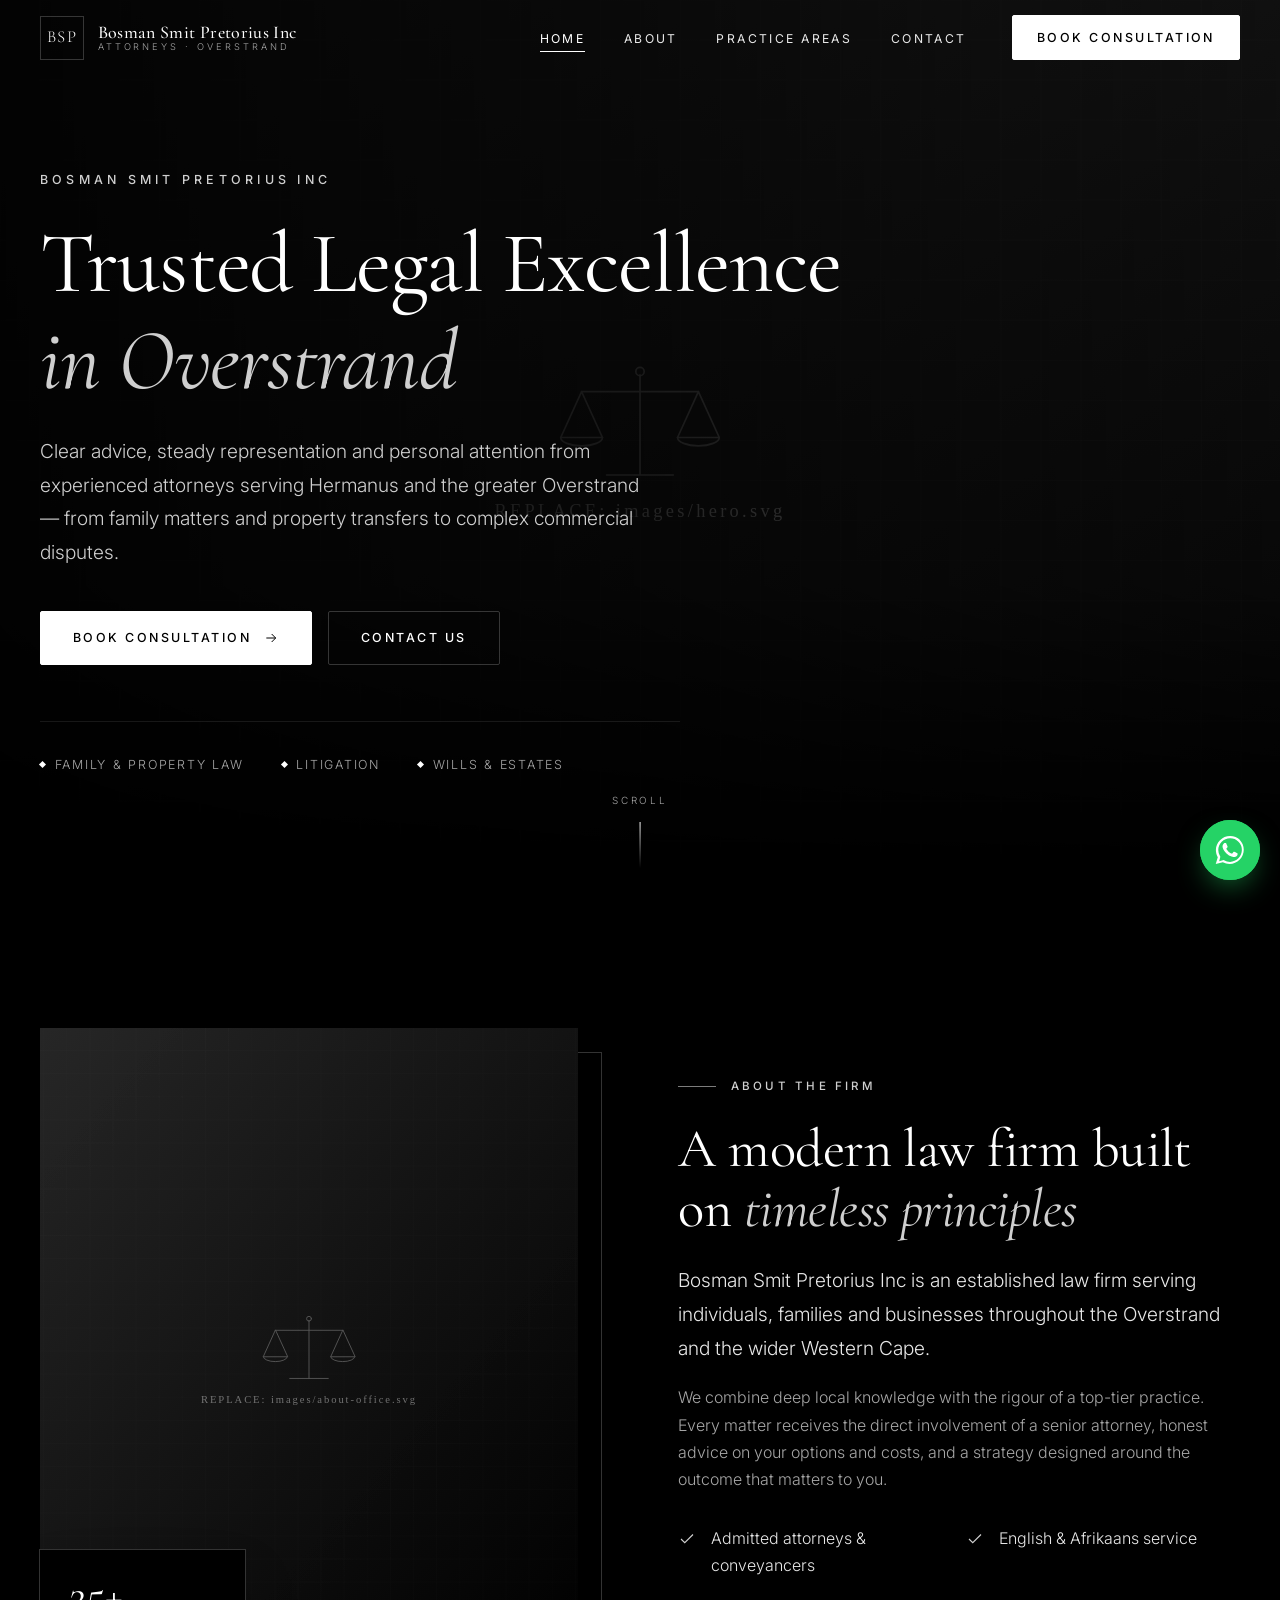
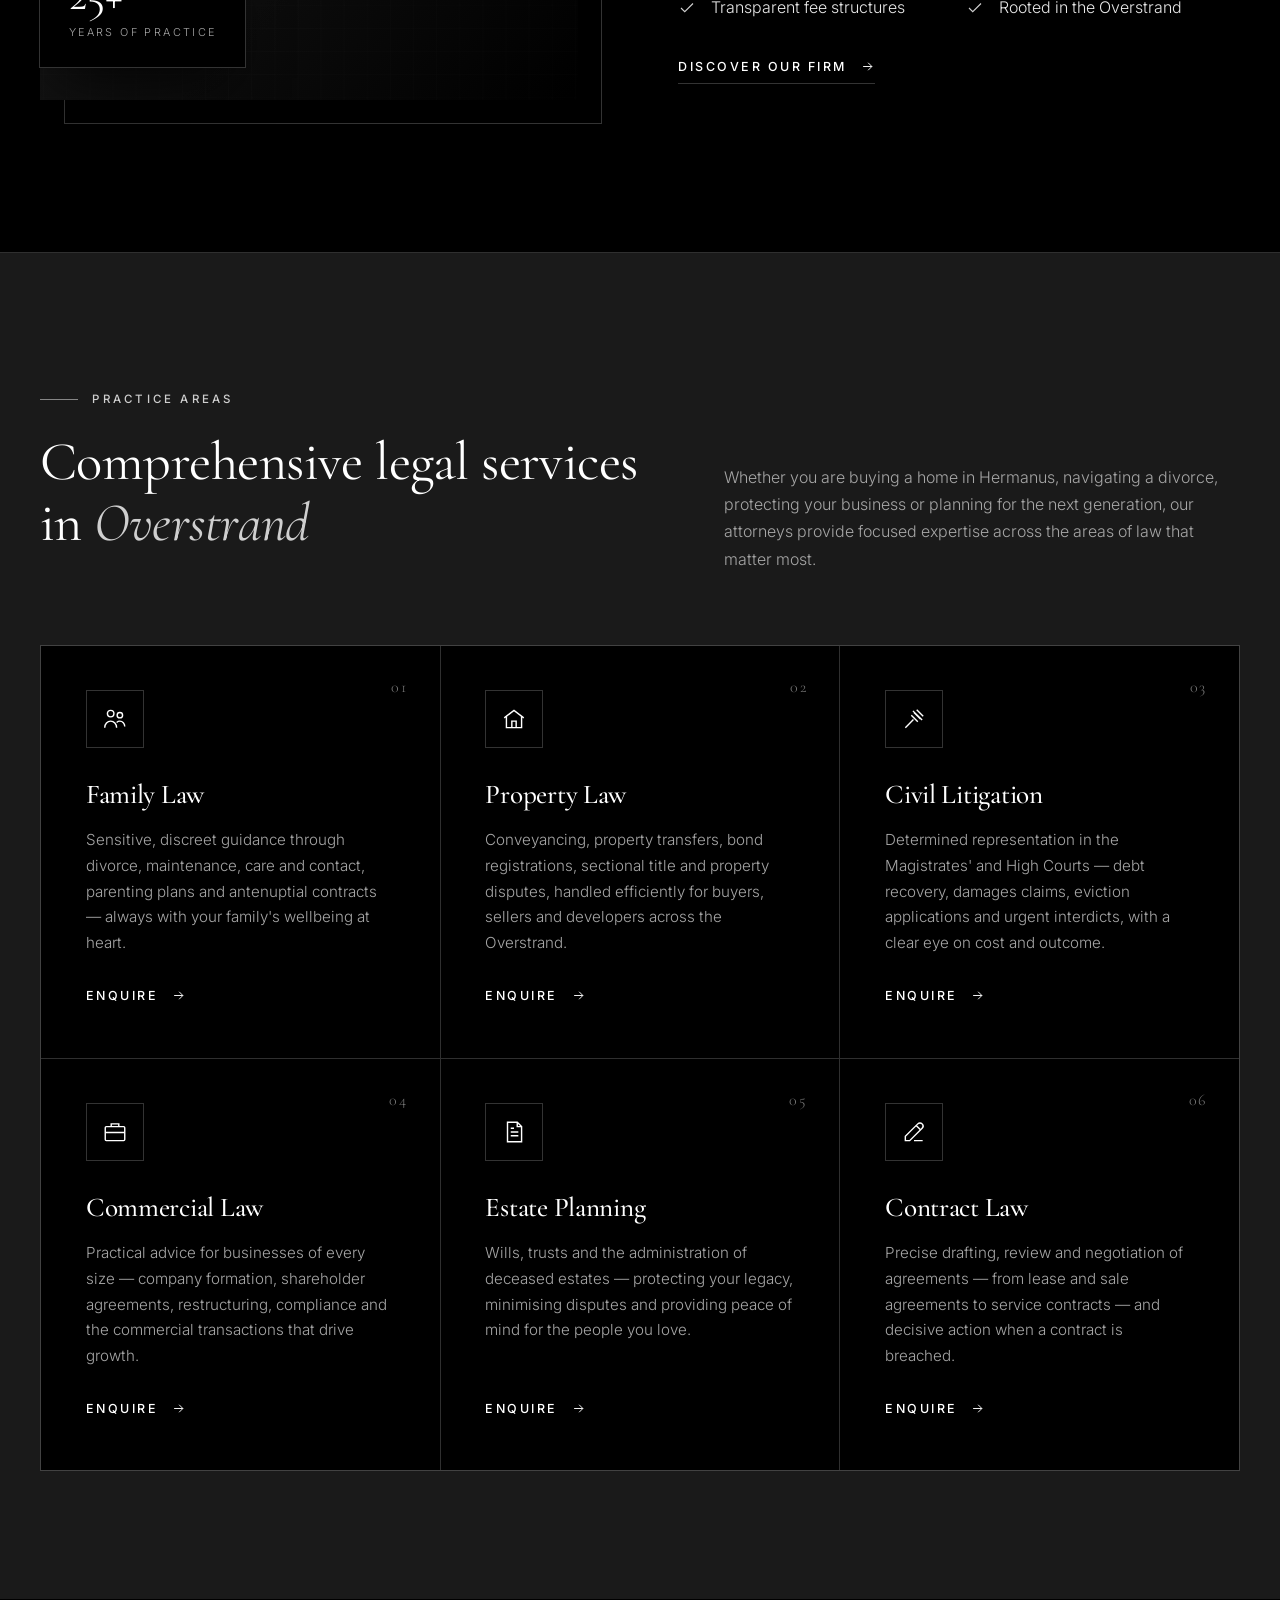
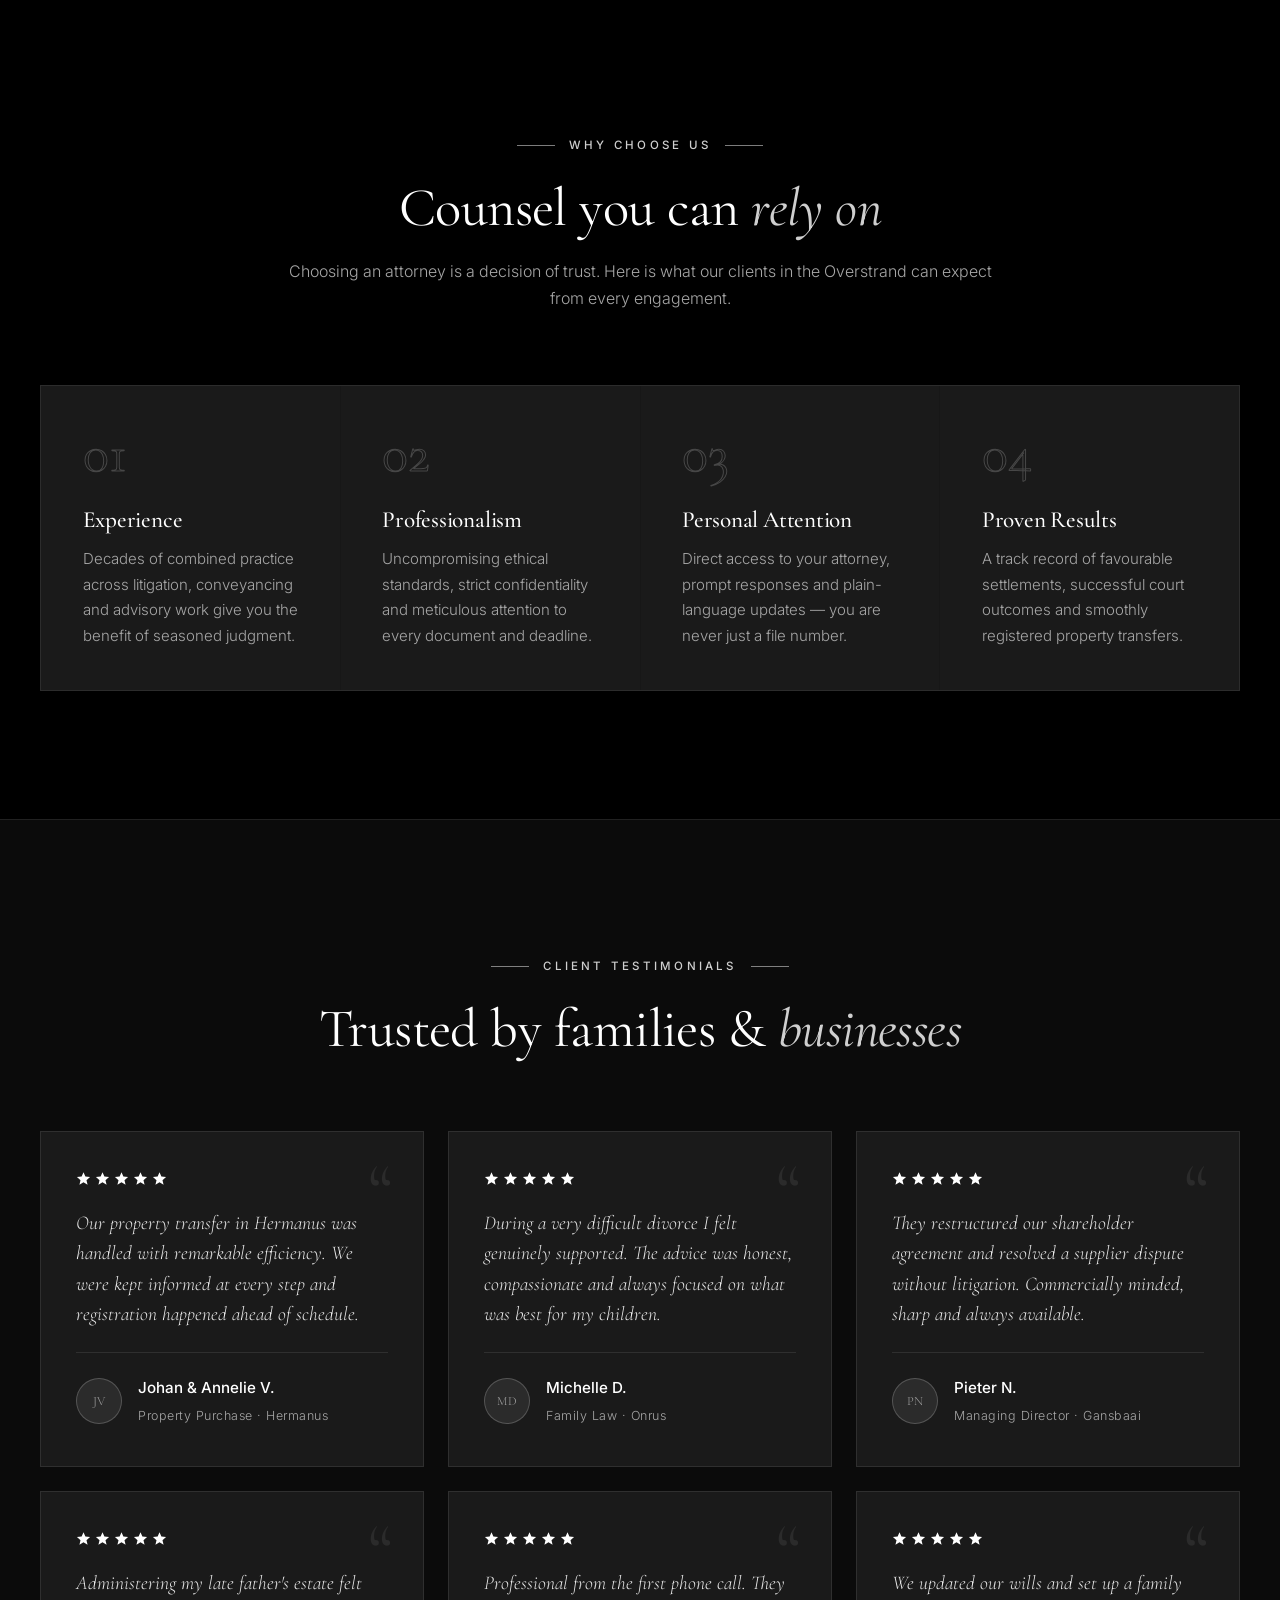
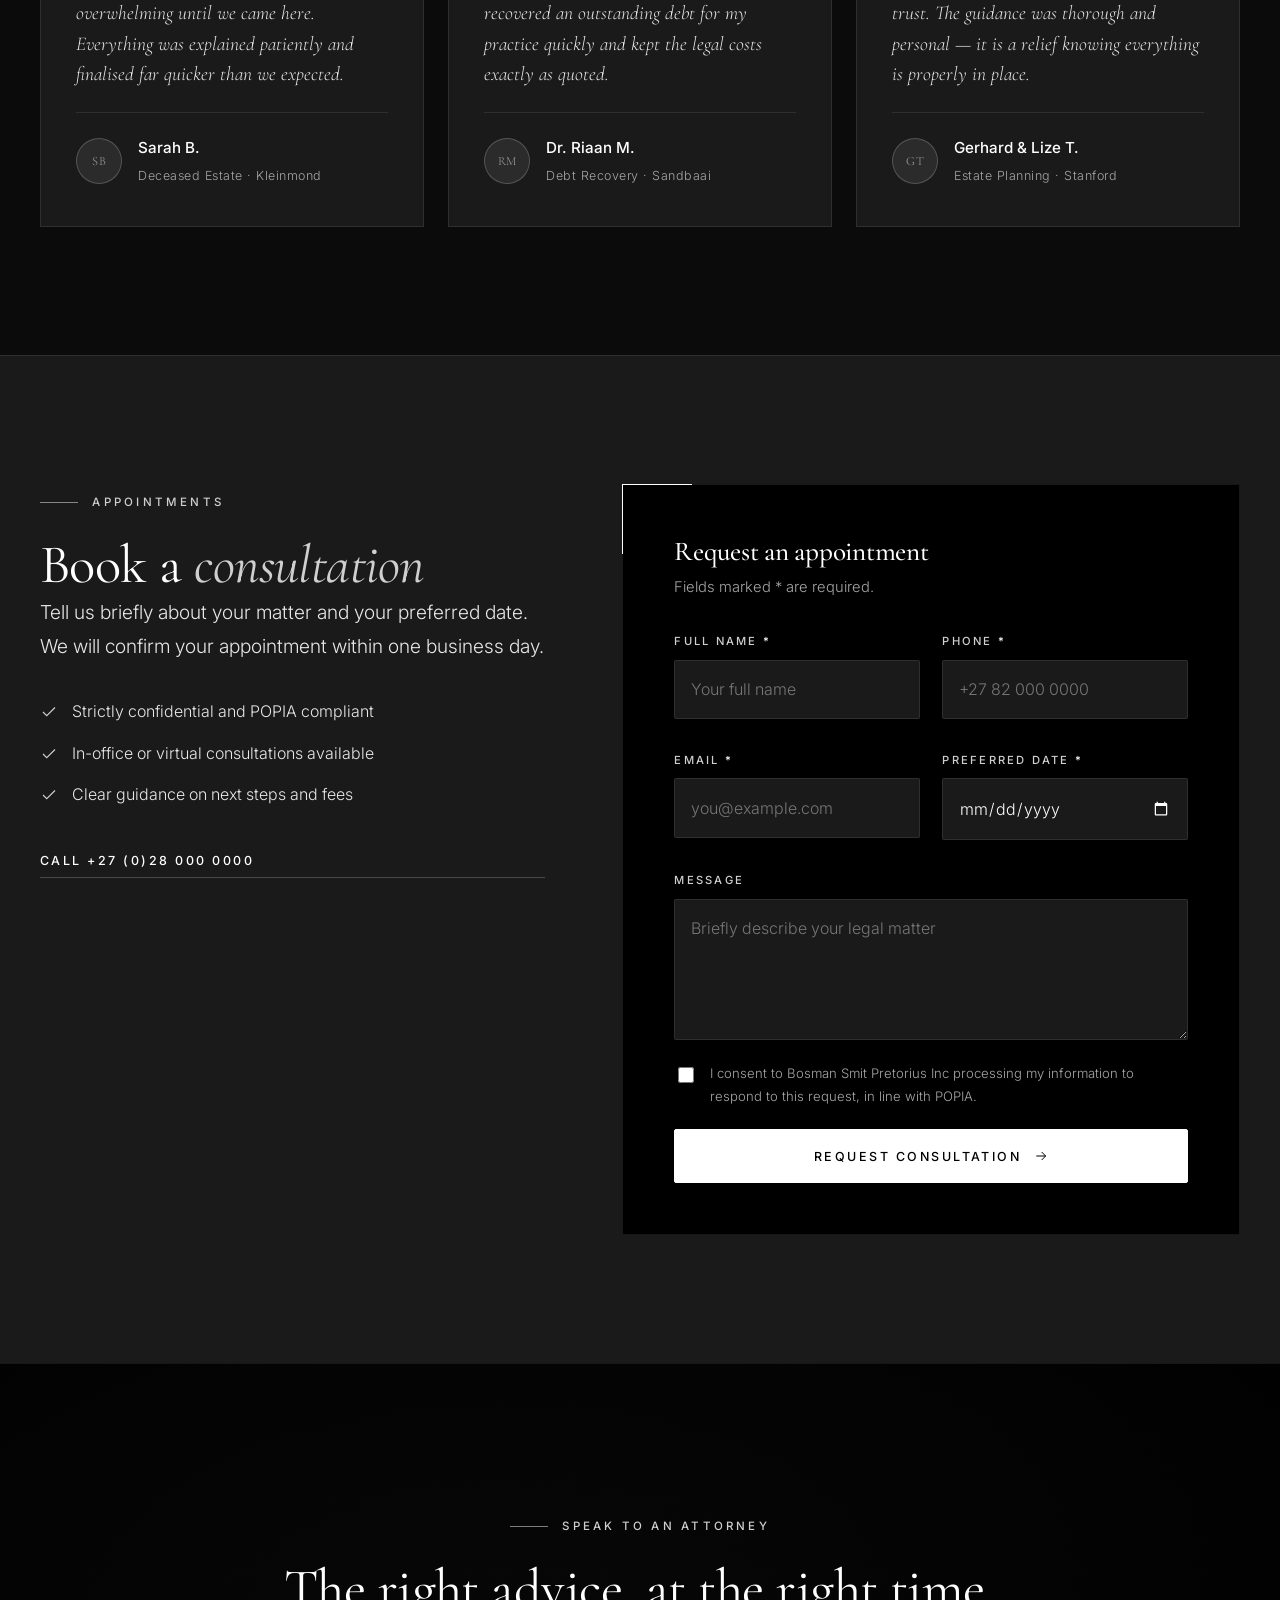
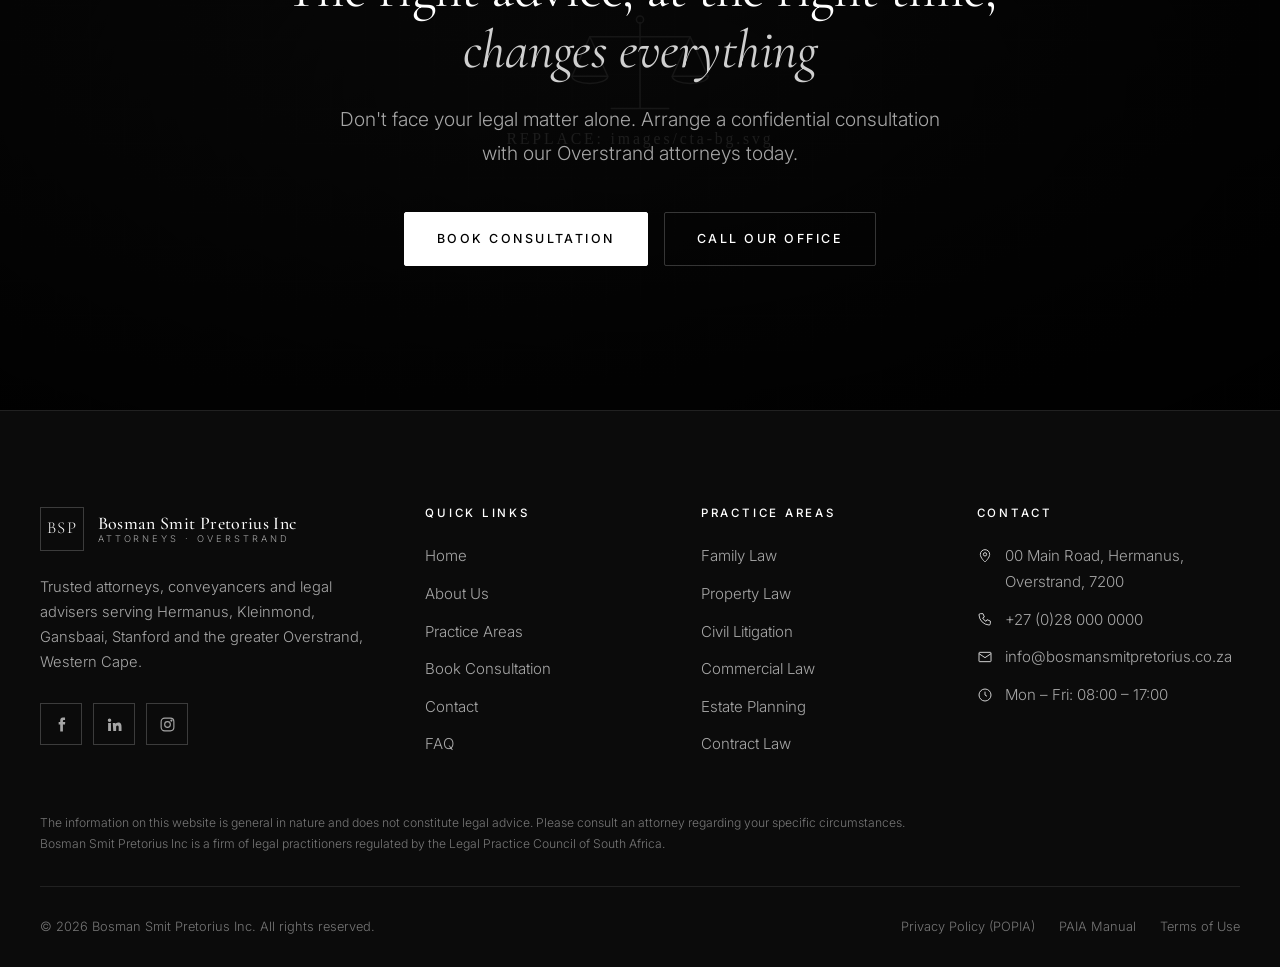
<file: index.html>
<!DOCTYPE html>
<html lang="en-ZA" class="no-js">
<head>
  <meta charset="UTF-8">
  <meta name="viewport" content="width=device-width, initial-scale=1">

  <!-- Primary SEO -->
  <title>Attorneys Overstrand | Bosman Smit Pretorius Inc – Hermanus Law Firm</title>
  <meta name="description" content="Bosman Smit Pretorius Inc is a trusted law firm in Overstrand, Western Cape. Experienced lawyers in family law, property & conveyancing, civil litigation, commercial law, wills & estates. Book a consultation.">
  <meta name="keywords" content="attorneys Overstrand, lawyers Overstrand, law firm Overstrand, legal services Overstrand, attorneys Western Cape, property lawyers Overstrand, family lawyers Overstrand, attorneys Hermanus, conveyancers Hermanus">
  <meta name="author" content="Bosman Smit Pretorius Inc">
  <meta name="robots" content="index, follow, max-image-preview:large, max-snippet:-1, max-video-preview:-1">
  <meta name="theme-color" content="#000000">
  <meta name="format-detection" content="telephone=no">
  <link rel="canonical" href="https://www.bosmansmitpretorius.co.za/">
  <link rel="alternate" hreflang="en-za" href="https://www.bosmansmitpretorius.co.za/">

  <!-- Local SEO -->
  <meta name="geo.region" content="ZA-WC">
  <meta name="geo.placename" content="Hermanus, Overstrand">
  <meta name="geo.position" content="-34.4187;19.2345">
  <meta name="ICBM" content="-34.4187, 19.2345">

  <!-- Open Graph -->
  <meta property="og:type" content="website">
  <meta property="og:locale" content="en_ZA">
  <meta property="og:site_name" content="Bosman Smit Pretorius Inc">
  <meta property="og:title" content="Bosman Smit Pretorius Inc | Trusted Legal Excellence in Overstrand">
  <meta property="og:description" content="Experienced attorneys in Overstrand, Western Cape — family, property, litigation, commercial and estate law. Book your consultation today.">
  <meta property="og:url" content="https://www.bosmansmitpretorius.co.za/">
  <meta property="og:image" content="https://www.bosmansmitpretorius.co.za/images/og-image.jpg">
  <meta property="og:image:width" content="1200">
  <meta property="og:image:height" content="630">
  <meta property="og:image:alt" content="Bosman Smit Pretorius Inc – Overstrand law firm">

  <!-- Twitter -->
  <meta name="twitter:card" content="summary_large_image">
  <meta name="twitter:title" content="Bosman Smit Pretorius Inc | Attorneys Overstrand">
  <meta name="twitter:description" content="Trusted legal excellence in Overstrand, Western Cape. Book a consultation with our experienced attorneys.">
  <meta name="twitter:image" content="https://www.bosmansmitpretorius.co.za/images/og-image.jpg">

  <!-- Icons -->
  <link rel="icon" href="images/favicon.svg" type="image/svg+xml">
  <link rel="apple-touch-icon" href="images/favicon.svg">

  <!-- Performance: preload hero, preconnect fonts -->
  <link rel="preload" as="image" href="images/hero.svg" fetchpriority="high">
  <link rel="preconnect" href="https://fonts.googleapis.com">
  <link rel="preconnect" href="https://fonts.gstatic.com" crossorigin>
  <link rel="stylesheet" href="https://fonts.googleapis.com/css2?family=Cormorant+Garamond:ital,wght@0,400;0,500;0,600;1,400;1,500&family=Inter:wght@300;400;500&display=swap">
  <link rel="stylesheet" href="css/styles.css">

  <!-- Structured data: Organization + LegalService (LocalBusiness) + WebSite + WebPage -->
  <script type="application/ld+json">
  {
    "@context": "https://schema.org",
    "@graph": [
      {
        "@type": ["LegalService", "LocalBusiness"],
        "@id": "https://www.bosmansmitpretorius.co.za/#firm",
        "name": "Bosman Smit Pretorius Inc",
        "alternateName": "BSP Inc",
        "description": "Law firm in Overstrand, Western Cape offering family law, property law and conveyancing, civil litigation, commercial law, contract law and estate planning.",
        "url": "https://www.bosmansmitpretorius.co.za/",
        "logo": "https://www.bosmansmitpretorius.co.za/images/favicon.svg",
        "image": "https://www.bosmansmitpretorius.co.za/images/og-image.jpg",
        "telephone": "+27-28-000-0000",
        "email": "info@bosmansmitpretorius.co.za",
        "priceRange": "$$",
        "currenciesAccepted": "ZAR",
        "address": {
          "@type": "PostalAddress",
          "streetAddress": "00 Main Road",
          "addressLocality": "Hermanus",
          "addressRegion": "Western Cape",
          "postalCode": "7200",
          "addressCountry": "ZA"
        },
        "geo": { "@type": "GeoCoordinates", "latitude": -34.4187, "longitude": 19.2345 },
        "areaServed": [
          { "@type": "AdministrativeArea", "name": "Overstrand Local Municipality" },
          { "@type": "City", "name": "Hermanus" },
          { "@type": "City", "name": "Kleinmond" },
          { "@type": "City", "name": "Gansbaai" },
          { "@type": "City", "name": "Stanford" },
          { "@type": "City", "name": "Betty's Bay" },
          { "@type": "City", "name": "Pringle Bay" },
          { "@type": "AdministrativeArea", "name": "Western Cape" }
        ],
        "openingHoursSpecification": [
          { "@type": "OpeningHoursSpecification", "dayOfWeek": ["Monday","Tuesday","Wednesday","Thursday","Friday"], "opens": "08:00", "closes": "17:00" }
        ],
        "knowsAbout": ["Family Law","Divorce","Property Law","Conveyancing","Civil Litigation","Commercial Law","Contract Law","Estate Planning","Wills","Deceased Estates"],
        "hasOfferCatalog": {
          "@type": "OfferCatalog",
          "name": "Legal Services",
          "itemListElement": [
            { "@type": "Offer", "itemOffered": { "@type": "Service", "name": "Family Law", "description": "Divorce, maintenance, custody and parenting plans." } },
            { "@type": "Offer", "itemOffered": { "@type": "Service", "name": "Property Law & Conveyancing", "description": "Property transfers, bonds, sectional title and property disputes." } },
            { "@type": "Offer", "itemOffered": { "@type": "Service", "name": "Civil Litigation", "description": "Debt recovery, damages claims and dispute resolution." } },
            { "@type": "Offer", "itemOffered": { "@type": "Service", "name": "Commercial Law", "description": "Company formation, shareholder agreements and business advisory." } },
            { "@type": "Offer", "itemOffered": { "@type": "Service", "name": "Estate Planning", "description": "Wills, trusts and administration of deceased estates." } },
            { "@type": "Offer", "itemOffered": { "@type": "Service", "name": "Contract Law", "description": "Drafting, review and enforcement of contracts." } }
          ]
        },
        "sameAs": [
          "https://www.facebook.com/",
          "https://www.linkedin.com/"
        ],
        "parentOrganization": { "@id": "https://www.bosmansmitpretorius.co.za/#organization" }
      },
      {
        "@type": "Organization",
        "@id": "https://www.bosmansmitpretorius.co.za/#organization",
        "name": "Bosman Smit Pretorius Inc",
        "url": "https://www.bosmansmitpretorius.co.za/",
        "logo": "https://www.bosmansmitpretorius.co.za/images/favicon.svg",
        "contactPoint": {
          "@type": "ContactPoint",
          "telephone": "+27-28-000-0000",
          "contactType": "customer service",
          "areaServed": "ZA",
          "availableLanguage": ["English", "Afrikaans"]
        }
      },
      {
        "@type": "WebSite",
        "@id": "https://www.bosmansmitpretorius.co.za/#website",
        "url": "https://www.bosmansmitpretorius.co.za/",
        "name": "Bosman Smit Pretorius Inc",
        "inLanguage": "en-ZA",
        "publisher": { "@id": "https://www.bosmansmitpretorius.co.za/#organization" }
      },
      {
        "@type": "WebPage",
        "@id": "https://www.bosmansmitpretorius.co.za/#webpage",
        "url": "https://www.bosmansmitpretorius.co.za/",
        "name": "Attorneys Overstrand | Bosman Smit Pretorius Inc",
        "isPartOf": { "@id": "https://www.bosmansmitpretorius.co.za/#website" },
        "about": { "@id": "https://www.bosmansmitpretorius.co.za/#firm" },
        "inLanguage": "en-ZA"
      }
    ]
  }
  </script>
</head>
<body>
  <a class="skip-link" href="#main">Skip to main content</a>

  <!-- ================= HEADER ================= -->
  <header class="site-header">
    <nav class="nav container" aria-label="Primary">
      <a href="index.html" class="logo" aria-label="Bosman Smit Pretorius Inc – Home">
        <span class="logo__mark" aria-hidden="true">BSP</span>
        <span class="logo__text">
          <span class="logo__name">Bosman Smit Pretorius Inc</span>
          <span class="logo__tag">Attorneys · Overstrand</span>
        </span>
      </a>
      <button class="nav__toggle" type="button" aria-expanded="false" aria-controls="primary-menu" aria-label="Open menu">
        <span></span><span></span><span></span>
      </button>
      <div class="nav__menu" id="primary-menu">
        <ul class="nav__links">
          <li><a class="nav__link" href="index.html" aria-current="page">Home</a></li>
          <li><a class="nav__link" href="about.html">About</a></li>
          <li><a class="nav__link" href="index.html#practice-areas">Practice Areas</a></li>
          <li><a class="nav__link" href="contact.html">Contact</a></li>
        </ul>
        <a class="btn btn--primary nav__cta" href="#booking">Book Consultation</a>
      </div>
    </nav>
  </header>

  <main id="main">
    <!-- ================= HERO ================= -->
    <section class="hero" aria-labelledby="hero-title">
      <div class="hero__media">
        <!-- REPLACE IMAGE: images/hero.svg (recommended 1920×1080 JPG/WebP) -->
        <img src="images/hero.svg" alt="Bosman Smit Pretorius Inc office in Overstrand, Western Cape" width="1920" height="1080" fetchpriority="high">
      </div>
      <div class="container">
        <div class="hero__content">
          <span class="hero__firm anim" style="--d:.1s">Bosman Smit Pretorius Inc</span>
          <h1 id="hero-title" class="anim" style="--d:.25s">Trusted Legal Excellence <em>in Overstrand</em></h1>
          <p class="lead anim" style="--d:.4s">Clear advice, steady representation and personal attention from experienced attorneys serving Hermanus and the greater Overstrand — from family matters and property transfers to complex commercial disputes.</p>
          <div class="hero__actions anim" style="--d:.55s">
            <a class="btn btn--primary" href="#booking">Book Consultation
              <svg viewBox="0 0 24 24" fill="none" stroke="currentColor" stroke-width="1.5" aria-hidden="true"><path d="M5 12h14M13 6l6 6-6 6"/></svg>
            </a>
            <a class="btn btn--ghost" href="contact.html">Contact Us</a>
          </div>
          <ul class="hero__meta anim" style="--d:.7s">
            <li>Family &amp; Property Law</li>
            <li>Litigation</li>
            <li>Wills &amp; Estates</li>
          </ul>
        </div>
      </div>
      <a href="#about" class="hero__scroll" aria-label="Scroll to about section">Scroll<span></span></a>
    </section>

    <!-- ================= ABOUT PREVIEW ================= -->
    <section class="section" id="about" aria-labelledby="about-title">
      <div class="container split">
        <div class="split__media reveal">
          <div class="frame">
            <!-- REPLACE IMAGE: images/about-office.svg (recommended 1200×1500 portrait) -->
            <img src="images/about-office.svg" alt="Attorneys of Bosman Smit Pretorius in consultation at their Overstrand office" width="1200" height="1500" loading="lazy" decoding="async">
          </div>
          <div class="badge-card">
            <strong>25+</strong>
            <span>Years of practice</span>
          </div>
        </div>
        <div class="split__body reveal" style="--d:.15s">
          <span class="eyebrow">About the Firm</span>
          <h2 id="about-title">A modern law firm built on <em>timeless principles</em></h2>
          <p class="lead">Bosman Smit Pretorius Inc is an established law firm serving individuals, families and businesses throughout the Overstrand and the wider Western Cape.</p>
          <p>We combine deep local knowledge with the rigour of a top-tier practice. Every matter receives the direct involvement of a senior attorney, honest advice on your options and costs, and a strategy designed around the outcome that matters to you.</p>
          <ul class="checklist checklist--2">
            <li><svg viewBox="0 0 24 24" fill="none" stroke="currentColor" stroke-width="1.5" aria-hidden="true"><path d="M4 12l5 5L20 6"/></svg>Admitted attorneys &amp; conveyancers</li>
            <li><svg viewBox="0 0 24 24" fill="none" stroke="currentColor" stroke-width="1.5" aria-hidden="true"><path d="M4 12l5 5L20 6"/></svg>English &amp; Afrikaans service</li>
            <li><svg viewBox="0 0 24 24" fill="none" stroke="currentColor" stroke-width="1.5" aria-hidden="true"><path d="M4 12l5 5L20 6"/></svg>Transparent fee structures</li>
            <li><svg viewBox="0 0 24 24" fill="none" stroke="currentColor" stroke-width="1.5" aria-hidden="true"><path d="M4 12l5 5L20 6"/></svg>Rooted in the Overstrand</li>
          </ul>
          <a class="link-arrow" href="about.html">Discover our firm
            <svg viewBox="0 0 24 24" fill="none" stroke="currentColor" stroke-width="1.5" aria-hidden="true"><path d="M5 12h14M13 6l6 6-6 6"/></svg>
          </a>
        </div>
      </div>
    </section>

    <!-- ================= PRACTICE AREAS ================= -->
    <section class="section section--dark section--bordered" id="practice-areas" aria-labelledby="practice-title">
      <div class="container">
        <div class="section-head section-head--split">
          <div class="reveal">
            <span class="eyebrow">Practice Areas</span>
            <h2 id="practice-title">Comprehensive legal services in <em>Overstrand</em></h2>
          </div>
          <p class="reveal" style="--d:.1s">Whether you are buying a home in Hermanus, navigating a divorce, protecting your business or planning for the next generation, our attorneys provide focused expertise across the areas of law that matter most.</p>
        </div>

        <div class="grid grid--3">
          <article class="card reveal">
            <span class="card__num" aria-hidden="true">01</span>
            <div class="card__icon" aria-hidden="true"><svg viewBox="0 0 24 24" fill="none" stroke="currentColor" stroke-width="1.3"><circle cx="8" cy="7" r="3"/><circle cx="16.5" cy="8.5" r="2.5"/><path d="M2.5 20c0-3.3 2.5-6 5.5-6s5.5 2.7 5.5 6M13.5 15.2c.9-.8 1.9-1.2 3-1.2 2.5 0 4.5 2.2 4.5 5"/></svg></div>
            <h3>Family Law</h3>
            <p>Sensitive, discreet guidance through divorce, maintenance, care and contact, parenting plans and antenuptial contracts — always with your family's wellbeing at heart.</p>
            <a class="link-arrow" href="contact.html" aria-label="Enquire about family law">Enquire <svg viewBox="0 0 24 24" fill="none" stroke="currentColor" stroke-width="1.5" aria-hidden="true"><path d="M5 12h14M13 6l6 6-6 6"/></svg></a>
          </article>
          <article class="card reveal" style="--d:.08s">
            <span class="card__num" aria-hidden="true">02</span>
            <div class="card__icon" aria-hidden="true"><svg viewBox="0 0 24 24" fill="none" stroke="currentColor" stroke-width="1.3"><path d="M3 11l9-7 9 7"/><path d="M5 9.5V20h14V9.5"/><path d="M10 20v-6h4v6"/></svg></div>
            <h3>Property Law</h3>
            <p>Conveyancing, property transfers, bond registrations, sectional title and property disputes, handled efficiently for buyers, sellers and developers across the Overstrand.</p>
            <a class="link-arrow" href="contact.html" aria-label="Enquire about property law">Enquire <svg viewBox="0 0 24 24" fill="none" stroke="currentColor" stroke-width="1.5" aria-hidden="true"><path d="M5 12h14M13 6l6 6-6 6"/></svg></a>
          </article>
          <article class="card reveal" style="--d:.16s">
            <span class="card__num" aria-hidden="true">03</span>
            <div class="card__icon" aria-hidden="true"><svg viewBox="0 0 24 24" fill="none" stroke="currentColor" stroke-width="1.3"><path d="M14.5 3.5l6 6M12 6l6 6M4 20l7.5-7.5M9.5 8.5l6 6M11 4.5l8.5 8.5"/></svg></div>
            <h3>Civil Litigation</h3>
            <p>Determined representation in the Magistrates' and High Courts — debt recovery, damages claims, eviction applications and urgent interdicts, with a clear eye on cost and outcome.</p>
            <a class="link-arrow" href="contact.html" aria-label="Enquire about civil litigation">Enquire <svg viewBox="0 0 24 24" fill="none" stroke="currentColor" stroke-width="1.5" aria-hidden="true"><path d="M5 12h14M13 6l6 6-6 6"/></svg></a>
          </article>
          <article class="card reveal">
            <span class="card__num" aria-hidden="true">04</span>
            <div class="card__icon" aria-hidden="true"><svg viewBox="0 0 24 24" fill="none" stroke="currentColor" stroke-width="1.3"><rect x="3" y="7" width="18" height="13" rx="1"/><path d="M8.5 7V4.5h7V7M3 12.5h18"/></svg></div>
            <h3>Commercial Law</h3>
            <p>Practical advice for businesses of every size — company formation, shareholder agreements, restructuring, compliance and the commercial transactions that drive growth.</p>
            <a class="link-arrow" href="contact.html" aria-label="Enquire about commercial law">Enquire <svg viewBox="0 0 24 24" fill="none" stroke="currentColor" stroke-width="1.5" aria-hidden="true"><path d="M5 12h14M13 6l6 6-6 6"/></svg></a>
          </article>
          <article class="card reveal" style="--d:.08s">
            <span class="card__num" aria-hidden="true">05</span>
            <div class="card__icon" aria-hidden="true"><svg viewBox="0 0 24 24" fill="none" stroke="currentColor" stroke-width="1.3"><path d="M6 3h9l4 4v14H6z"/><path d="M15 3v4h4M9 12h7M9 15.5h7M9 8.5h3"/></svg></div>
            <h3>Estate Planning</h3>
            <p>Wills, trusts and the administration of deceased estates — protecting your legacy, minimising disputes and providing peace of mind for the people you love.</p>
            <a class="link-arrow" href="contact.html" aria-label="Enquire about estate planning">Enquire <svg viewBox="0 0 24 24" fill="none" stroke="currentColor" stroke-width="1.5" aria-hidden="true"><path d="M5 12h14M13 6l6 6-6 6"/></svg></a>
          </article>
          <article class="card reveal" style="--d:.16s">
            <span class="card__num" aria-hidden="true">06</span>
            <div class="card__icon" aria-hidden="true"><svg viewBox="0 0 24 24" fill="none" stroke="currentColor" stroke-width="1.3"><path d="M4 20h4L19.5 8.5a2.1 2.1 0 00-4-4L4 16z"/><path d="M14 6l4 4M12 20h8"/></svg></div>
            <h3>Contract Law</h3>
            <p>Precise drafting, review and negotiation of agreements — from lease and sale agreements to service contracts — and decisive action when a contract is breached.</p>
            <a class="link-arrow" href="contact.html" aria-label="Enquire about contract law">Enquire <svg viewBox="0 0 24 24" fill="none" stroke="currentColor" stroke-width="1.5" aria-hidden="true"><path d="M5 12h14M13 6l6 6-6 6"/></svg></a>
          </article>
        </div>
      </div>
    </section>

    <!-- ================= WHY CHOOSE US ================= -->
    <section class="section" aria-labelledby="why-title">
      <div class="container">
        <div class="section-head section-head--center reveal">
          <span class="eyebrow">Why Choose Us</span>
          <h2 id="why-title">Counsel you can <em>rely on</em></h2>
          <p>Choosing an attorney is a decision of trust. Here is what our clients in the Overstrand can expect from every engagement.</p>
        </div>
        <div class="grid grid--4">
          <div class="feature reveal">
            <span class="feature__num" aria-hidden="true">01</span>
            <h3>Experience</h3>
            <p>Decades of combined practice across litigation, conveyancing and advisory work give you the benefit of seasoned judgment.</p>
          </div>
          <div class="feature reveal" style="--d:.08s">
            <span class="feature__num" aria-hidden="true">02</span>
            <h3>Professionalism</h3>
            <p>Uncompromising ethical standards, strict confidentiality and meticulous attention to every document and deadline.</p>
          </div>
          <div class="feature reveal" style="--d:.16s">
            <span class="feature__num" aria-hidden="true">03</span>
            <h3>Personal Attention</h3>
            <p>Direct access to your attorney, prompt responses and plain-language updates — you are never just a file number.</p>
          </div>
          <div class="feature reveal" style="--d:.24s">
            <span class="feature__num" aria-hidden="true">04</span>
            <h3>Proven Results</h3>
            <p>A track record of favourable settlements, successful court outcomes and smoothly registered property transfers.</p>
          </div>
        </div>
      </div>
    </section>

    <!-- ================= TESTIMONIALS ================= -->
    <!-- NOTE: Sample testimonials for layout purposes. Replace with genuine client
         reviews (with the client's consent) before launch. -->
    <section class="section section--ink section--bordered" aria-labelledby="testimonials-title">
      <div class="container">
        <div class="section-head section-head--center reveal">
          <span class="eyebrow">Client Testimonials</span>
          <h2 id="testimonials-title">Trusted by families &amp; <em>businesses</em></h2>
        </div>
        <div class="testimonials">
          <figure class="testimonial reveal">
            <span class="testimonial__quote-mark" aria-hidden="true">&ldquo;</span>
            <div class="stars" role="img" aria-label="Rated 5 out of 5"><svg viewBox="0 0 24 24" fill="currentColor"><path d="M12 2l3 6.9 7.5.7-5.7 5 1.7 7.4L12 18l-6.5 4 1.7-7.4-5.7-5 7.5-.7z"/></svg><svg viewBox="0 0 24 24" fill="currentColor"><path d="M12 2l3 6.9 7.5.7-5.7 5 1.7 7.4L12 18l-6.5 4 1.7-7.4-5.7-5 7.5-.7z"/></svg><svg viewBox="0 0 24 24" fill="currentColor"><path d="M12 2l3 6.9 7.5.7-5.7 5 1.7 7.4L12 18l-6.5 4 1.7-7.4-5.7-5 7.5-.7z"/></svg><svg viewBox="0 0 24 24" fill="currentColor"><path d="M12 2l3 6.9 7.5.7-5.7 5 1.7 7.4L12 18l-6.5 4 1.7-7.4-5.7-5 7.5-.7z"/></svg><svg viewBox="0 0 24 24" fill="currentColor"><path d="M12 2l3 6.9 7.5.7-5.7 5 1.7 7.4L12 18l-6.5 4 1.7-7.4-5.7-5 7.5-.7z"/></svg></div>
            <blockquote><p>Our property transfer in Hermanus was handled with remarkable efficiency. We were kept informed at every step and registration happened ahead of schedule.</p></blockquote>
            <figcaption><span class="avatar" aria-hidden="true">JV</span><div><cite>Johan &amp; Annelie V.</cite><span>Property Purchase · Hermanus</span></div></figcaption>
          </figure>
          <figure class="testimonial reveal" style="--d:.08s">
            <span class="testimonial__quote-mark" aria-hidden="true">&ldquo;</span>
            <div class="stars" role="img" aria-label="Rated 5 out of 5"><svg viewBox="0 0 24 24" fill="currentColor"><path d="M12 2l3 6.9 7.5.7-5.7 5 1.7 7.4L12 18l-6.5 4 1.7-7.4-5.7-5 7.5-.7z"/></svg><svg viewBox="0 0 24 24" fill="currentColor"><path d="M12 2l3 6.9 7.5.7-5.7 5 1.7 7.4L12 18l-6.5 4 1.7-7.4-5.7-5 7.5-.7z"/></svg><svg viewBox="0 0 24 24" fill="currentColor"><path d="M12 2l3 6.9 7.5.7-5.7 5 1.7 7.4L12 18l-6.5 4 1.7-7.4-5.7-5 7.5-.7z"/></svg><svg viewBox="0 0 24 24" fill="currentColor"><path d="M12 2l3 6.9 7.5.7-5.7 5 1.7 7.4L12 18l-6.5 4 1.7-7.4-5.7-5 7.5-.7z"/></svg><svg viewBox="0 0 24 24" fill="currentColor"><path d="M12 2l3 6.9 7.5.7-5.7 5 1.7 7.4L12 18l-6.5 4 1.7-7.4-5.7-5 7.5-.7z"/></svg></div>
            <blockquote><p>During a very difficult divorce I felt genuinely supported. The advice was honest, compassionate and always focused on what was best for my children.</p></blockquote>
            <figcaption><span class="avatar" aria-hidden="true">MD</span><div><cite>Michelle D.</cite><span>Family Law · Onrus</span></div></figcaption>
          </figure>
          <figure class="testimonial reveal" style="--d:.16s">
            <span class="testimonial__quote-mark" aria-hidden="true">&ldquo;</span>
            <div class="stars" role="img" aria-label="Rated 5 out of 5"><svg viewBox="0 0 24 24" fill="currentColor"><path d="M12 2l3 6.9 7.5.7-5.7 5 1.7 7.4L12 18l-6.5 4 1.7-7.4-5.7-5 7.5-.7z"/></svg><svg viewBox="0 0 24 24" fill="currentColor"><path d="M12 2l3 6.9 7.5.7-5.7 5 1.7 7.4L12 18l-6.5 4 1.7-7.4-5.7-5 7.5-.7z"/></svg><svg viewBox="0 0 24 24" fill="currentColor"><path d="M12 2l3 6.9 7.5.7-5.7 5 1.7 7.4L12 18l-6.5 4 1.7-7.4-5.7-5 7.5-.7z"/></svg><svg viewBox="0 0 24 24" fill="currentColor"><path d="M12 2l3 6.9 7.5.7-5.7 5 1.7 7.4L12 18l-6.5 4 1.7-7.4-5.7-5 7.5-.7z"/></svg><svg viewBox="0 0 24 24" fill="currentColor"><path d="M12 2l3 6.9 7.5.7-5.7 5 1.7 7.4L12 18l-6.5 4 1.7-7.4-5.7-5 7.5-.7z"/></svg></div>
            <blockquote><p>They restructured our shareholder agreement and resolved a supplier dispute without litigation. Commercially minded, sharp and always available.</p></blockquote>
            <figcaption><span class="avatar" aria-hidden="true">PN</span><div><cite>Pieter N.</cite><span>Managing Director · Gansbaai</span></div></figcaption>
          </figure>
          <figure class="testimonial reveal">
            <span class="testimonial__quote-mark" aria-hidden="true">&ldquo;</span>
            <div class="stars" role="img" aria-label="Rated 5 out of 5"><svg viewBox="0 0 24 24" fill="currentColor"><path d="M12 2l3 6.9 7.5.7-5.7 5 1.7 7.4L12 18l-6.5 4 1.7-7.4-5.7-5 7.5-.7z"/></svg><svg viewBox="0 0 24 24" fill="currentColor"><path d="M12 2l3 6.9 7.5.7-5.7 5 1.7 7.4L12 18l-6.5 4 1.7-7.4-5.7-5 7.5-.7z"/></svg><svg viewBox="0 0 24 24" fill="currentColor"><path d="M12 2l3 6.9 7.5.7-5.7 5 1.7 7.4L12 18l-6.5 4 1.7-7.4-5.7-5 7.5-.7z"/></svg><svg viewBox="0 0 24 24" fill="currentColor"><path d="M12 2l3 6.9 7.5.7-5.7 5 1.7 7.4L12 18l-6.5 4 1.7-7.4-5.7-5 7.5-.7z"/></svg><svg viewBox="0 0 24 24" fill="currentColor"><path d="M12 2l3 6.9 7.5.7-5.7 5 1.7 7.4L12 18l-6.5 4 1.7-7.4-5.7-5 7.5-.7z"/></svg></div>
            <blockquote><p>Administering my late father's estate felt overwhelming until we came here. Everything was explained patiently and finalised far quicker than we expected.</p></blockquote>
            <figcaption><span class="avatar" aria-hidden="true">SB</span><div><cite>Sarah B.</cite><span>Deceased Estate · Kleinmond</span></div></figcaption>
          </figure>
          <figure class="testimonial reveal" style="--d:.08s">
            <span class="testimonial__quote-mark" aria-hidden="true">&ldquo;</span>
            <div class="stars" role="img" aria-label="Rated 5 out of 5"><svg viewBox="0 0 24 24" fill="currentColor"><path d="M12 2l3 6.9 7.5.7-5.7 5 1.7 7.4L12 18l-6.5 4 1.7-7.4-5.7-5 7.5-.7z"/></svg><svg viewBox="0 0 24 24" fill="currentColor"><path d="M12 2l3 6.9 7.5.7-5.7 5 1.7 7.4L12 18l-6.5 4 1.7-7.4-5.7-5 7.5-.7z"/></svg><svg viewBox="0 0 24 24" fill="currentColor"><path d="M12 2l3 6.9 7.5.7-5.7 5 1.7 7.4L12 18l-6.5 4 1.7-7.4-5.7-5 7.5-.7z"/></svg><svg viewBox="0 0 24 24" fill="currentColor"><path d="M12 2l3 6.9 7.5.7-5.7 5 1.7 7.4L12 18l-6.5 4 1.7-7.4-5.7-5 7.5-.7z"/></svg><svg viewBox="0 0 24 24" fill="currentColor"><path d="M12 2l3 6.9 7.5.7-5.7 5 1.7 7.4L12 18l-6.5 4 1.7-7.4-5.7-5 7.5-.7z"/></svg></div>
            <blockquote><p>Professional from the first phone call. They recovered an outstanding debt for my practice quickly and kept the legal costs exactly as quoted.</p></blockquote>
            <figcaption><span class="avatar" aria-hidden="true">RM</span><div><cite>Dr. Riaan M.</cite><span>Debt Recovery · Sandbaai</span></div></figcaption>
          </figure>
          <figure class="testimonial reveal" style="--d:.16s">
            <span class="testimonial__quote-mark" aria-hidden="true">&ldquo;</span>
            <div class="stars" role="img" aria-label="Rated 5 out of 5"><svg viewBox="0 0 24 24" fill="currentColor"><path d="M12 2l3 6.9 7.5.7-5.7 5 1.7 7.4L12 18l-6.5 4 1.7-7.4-5.7-5 7.5-.7z"/></svg><svg viewBox="0 0 24 24" fill="currentColor"><path d="M12 2l3 6.9 7.5.7-5.7 5 1.7 7.4L12 18l-6.5 4 1.7-7.4-5.7-5 7.5-.7z"/></svg><svg viewBox="0 0 24 24" fill="currentColor"><path d="M12 2l3 6.9 7.5.7-5.7 5 1.7 7.4L12 18l-6.5 4 1.7-7.4-5.7-5 7.5-.7z"/></svg><svg viewBox="0 0 24 24" fill="currentColor"><path d="M12 2l3 6.9 7.5.7-5.7 5 1.7 7.4L12 18l-6.5 4 1.7-7.4-5.7-5 7.5-.7z"/></svg><svg viewBox="0 0 24 24" fill="currentColor"><path d="M12 2l3 6.9 7.5.7-5.7 5 1.7 7.4L12 18l-6.5 4 1.7-7.4-5.7-5 7.5-.7z"/></svg></div>
            <blockquote><p>We updated our wills and set up a family trust. The guidance was thorough and personal — it is a relief knowing everything is properly in place.</p></blockquote>
            <figcaption><span class="avatar" aria-hidden="true">GT</span><div><cite>Gerhard &amp; Lize T.</cite><span>Estate Planning · Stanford</span></div></figcaption>
          </figure>
        </div>
      </div>
    </section>

    <!-- ================= BOOKING ================= -->
    <section class="section section--dark section--bordered" id="booking" aria-labelledby="booking-title">
      <div class="container booking">
        <div class="booking__info reveal">
          <span class="eyebrow">Appointments</span>
          <h2 id="booking-title">Book a <em>consultation</em></h2>
          <p class="lead">Tell us briefly about your matter and your preferred date. We will confirm your appointment within one business day.</p>
          <ul class="checklist">
            <li><svg viewBox="0 0 24 24" fill="none" stroke="currentColor" stroke-width="1.5" aria-hidden="true"><path d="M4 12l5 5L20 6"/></svg>Strictly confidential and POPIA compliant</li>
            <li><svg viewBox="0 0 24 24" fill="none" stroke="currentColor" stroke-width="1.5" aria-hidden="true"><path d="M4 12l5 5L20 6"/></svg>In-office or virtual consultations available</li>
            <li><svg viewBox="0 0 24 24" fill="none" stroke="currentColor" stroke-width="1.5" aria-hidden="true"><path d="M4 12l5 5L20 6"/></svg>Clear guidance on next steps and fees</li>
          </ul>
          <div class="booking__contact">
            <a class="link-arrow" href="tel:+27280000000">Call +27 (0)28 000 0000</a>
          </div>
        </div>

        <div class="form-card reveal" style="--d:.12s">
          <h3>Request an appointment</h3>
          <p>Fields marked <span aria-hidden="true">*</span><span class="sr-only">with an asterisk</span> are required.</p>
          <!-- BOOKING FORM: placeholder handler in js/main.js. Connect a service via SITE_CONFIG.FORM_ENDPOINT
               or replace with an embed (Calendly, Cal.com, Acuity) for live scheduling. -->
          <form data-form="booking" data-success="Thank you. Your consultation request has been received — we will contact you within one business day to confirm." novalidate>
            <input type="hidden" name="form_type" value="Consultation Booking">
            <div class="hp-field" aria-hidden="true"><label for="b-company">Company</label><input id="b-company" name="company" type="text" tabindex="-1" autocomplete="off"></div>
            <div class="form-grid">
              <div class="form-field">
                <label for="b-name">Full Name <span class="req" aria-hidden="true">*</span></label>
                <input id="b-name" name="name" type="text" autocomplete="name" required placeholder="Your full name" aria-describedby="b-name-err">
                <span class="form-field__error" id="b-name-err" aria-live="polite"></span>
              </div>
              <div class="form-field">
                <label for="b-phone">Phone <span class="req" aria-hidden="true">*</span></label>
                <input id="b-phone" name="phone" type="tel" autocomplete="tel" required placeholder="+27 82 000 0000" aria-describedby="b-phone-err">
                <span class="form-field__error" id="b-phone-err" aria-live="polite"></span>
              </div>
              <div class="form-field">
                <label for="b-email">Email <span class="req" aria-hidden="true">*</span></label>
                <input id="b-email" name="email" type="email" autocomplete="email" required placeholder="you@example.com" aria-describedby="b-email-err">
                <span class="form-field__error" id="b-email-err" aria-live="polite"></span>
              </div>
              <div class="form-field">
                <label for="b-date">Preferred Date <span class="req" aria-hidden="true">*</span></label>
                <input id="b-date" name="preferred_date" type="date" required aria-describedby="b-date-err">
                <span class="form-field__error" id="b-date-err" aria-live="polite"></span>
              </div>
              <div class="form-field form-field--full">
                <label for="b-message">Message</label>
                <textarea id="b-message" name="message" rows="4" placeholder="Briefly describe your legal matter"></textarea>
              </div>
              <label class="form-consent form-field--full">
                <input type="checkbox" name="consent" required>
                <span>I consent to Bosman Smit Pretorius Inc processing my information to respond to this request, in line with POPIA.</span>
              </label>
              <div class="form-field--full">
                <button class="btn btn--primary btn--block" type="submit">Request Consultation
                  <svg viewBox="0 0 24 24" fill="none" stroke="currentColor" stroke-width="1.5" aria-hidden="true"><path d="M5 12h14M13 6l6 6-6 6"/></svg>
                </button>
              </div>
            </div>
            <div class="form-status" role="status" aria-live="polite"></div>
          </form>
        </div>
      </div>
    </section>

    <!-- ================= CTA ================= -->
    <section class="cta" aria-labelledby="cta-title">
      <div class="cta__bg"><img src="images/cta-bg.svg" alt="" width="1920" height="900" loading="lazy" decoding="async"></div>
      <div class="container reveal">
        <span class="eyebrow">Speak to an Attorney</span>
        <h2 id="cta-title">The right advice, at the right time, <em>changes everything</em></h2>
        <p class="lead">Don't face your legal matter alone. Arrange a confidential consultation with our Overstrand attorneys today.</p>
        <div class="cta__actions">
          <a class="btn btn--primary" href="#booking">Book Consultation</a>
          <a class="btn btn--ghost" href="tel:+27280000000">Call Our Office</a>
        </div>
      </div>
    </section>
  </main>

  <!-- ================= FOOTER ================= -->
  <footer class="site-footer">
    <div class="container">
      <div class="footer-grid">
        <div class="footer-brand">
          <a href="index.html" class="logo" aria-label="Bosman Smit Pretorius Inc – Home">
            <span class="logo__mark" aria-hidden="true">BSP</span>
            <span class="logo__text"><span class="logo__name">Bosman Smit Pretorius Inc</span><span class="logo__tag">Attorneys · Overstrand</span></span>
          </a>
          <p>Trusted attorneys, conveyancers and legal advisers serving Hermanus, Kleinmond, Gansbaai, Stanford and the greater Overstrand, Western Cape.</p>
          <div class="socials">
            <!-- REPLACE: social media URLs -->
            <a href="#" aria-label="Facebook"><svg viewBox="0 0 24 24" fill="currentColor" aria-hidden="true"><path d="M14 8.5V6.8c0-.8.5-1 .9-1H17V2.1L14.1 2C10.9 2 10.2 4.4 10.2 6v2.5H8V12h2.2v10H14V12h2.9l.4-3.5z"/></svg></a>
            <a href="#" aria-label="LinkedIn"><svg viewBox="0 0 24 24" fill="currentColor" aria-hidden="true"><path d="M4.98 3.5a2.5 2.5 0 110 5 2.5 2.5 0 010-5zM3 9.75h4V21H3zM9.5 9.75h3.8v1.6h.06c.53-1 1.83-2.06 3.77-2.06 4.03 0 4.77 2.65 4.77 6.1V21h-4v-5c0-1.2 0-2.75-1.67-2.75s-1.93 1.3-1.93 2.66V21h-4z"/></svg></a>
            <a href="#" aria-label="Instagram"><svg viewBox="0 0 24 24" fill="none" stroke="currentColor" stroke-width="1.6" aria-hidden="true"><rect x="3" y="3" width="18" height="18" rx="5"/><circle cx="12" cy="12" r="4"/><circle cx="17.5" cy="6.5" r=".8" fill="currentColor"/></svg></a>
          </div>
        </div>
        <div class="footer-col">
          <h2>Quick Links</h2>
          <ul>
            <li><a href="index.html">Home</a></li>
            <li><a href="about.html">About Us</a></li>
            <li><a href="index.html#practice-areas">Practice Areas</a></li>
            <li><a href="index.html#booking">Book Consultation</a></li>
            <li><a href="contact.html">Contact</a></li>
            <li><a href="contact.html#faq">FAQ</a></li>
          </ul>
        </div>
        <div class="footer-col">
          <h2>Practice Areas</h2>
          <ul>
            <li><a href="index.html#practice-areas">Family Law</a></li>
            <li><a href="index.html#practice-areas">Property Law</a></li>
            <li><a href="index.html#practice-areas">Civil Litigation</a></li>
            <li><a href="index.html#practice-areas">Commercial Law</a></li>
            <li><a href="index.html#practice-areas">Estate Planning</a></li>
            <li><a href="index.html#practice-areas">Contract Law</a></li>
          </ul>
        </div>
        <div class="footer-col">
          <h2>Contact</h2>
          <ul class="footer-contact">
            <li><svg viewBox="0 0 24 24" fill="none" stroke="currentColor" stroke-width="1.5" aria-hidden="true"><path d="M12 21s-7-6.2-7-11.5a7 7 0 0114 0C19 14.8 12 21 12 21z"/><circle cx="12" cy="9.5" r="2.5"/></svg><address>00 Main Road, Hermanus,<br>Overstrand, 7200</address></li>
            <li><svg viewBox="0 0 24 24" fill="none" stroke="currentColor" stroke-width="1.5" aria-hidden="true"><path d="M5 4h4l2 5-2.5 1.5a11 11 0 005 5L15 13l5 2v4a2 2 0 01-2 2A16 16 0 013 6a2 2 0 012-2"/></svg><a href="tel:+27280000000">+27 (0)28 000 0000</a></li>
            <li><svg viewBox="0 0 24 24" fill="none" stroke="currentColor" stroke-width="1.5" aria-hidden="true"><rect x="3" y="5" width="18" height="14" rx="1"/><path d="M3 7l9 6 9-6"/></svg><a href="mailto:info@bosmansmitpretorius.co.za">info@bosmansmitpretorius.co.za</a></li>
            <li><svg viewBox="0 0 24 24" fill="none" stroke="currentColor" stroke-width="1.5" aria-hidden="true"><circle cx="12" cy="12" r="9"/><path d="M12 7v5l3 2"/></svg><span>Mon – Fri: 08:00 – 17:00</span></li>
          </ul>
        </div>
      </div>
      <p class="disclaimer">The information on this website is general in nature and does not constitute legal advice. Please consult an attorney regarding your specific circumstances. Bosman Smit Pretorius Inc is a firm of legal practitioners regulated by the Legal Practice Council of South Africa.</p>
      <div class="footer-bottom">
        <p>&copy; <span data-year>2026</span> Bosman Smit Pretorius Inc. All rights reserved.</p>
        <nav aria-label="Legal"><ul><li><a href="#">Privacy Policy (POPIA)</a></li><li><a href="#">PAIA Manual</a></li><li><a href="#">Terms of Use</a></li></ul></nav>
      </div>
    </div>
  </footer>

  <!-- Back to top -->
  <button class="to-top" type="button" aria-label="Back to top"><svg viewBox="0 0 24 24" fill="none" stroke="currentColor" stroke-width="1.5" aria-hidden="true"><path d="M12 19V5M6 11l6-6 6 6"/></svg></button>

  <!-- Floating WhatsApp (number set in js/main.js → SITE_CONFIG.WHATSAPP_NUMBER) -->
  <a class="whatsapp" href="https://wa.me/27000000000" data-whatsapp target="_blank" rel="noopener" aria-label="Chat with us on WhatsApp">
    <span class="whatsapp__tip">Chat with us</span>
    <svg viewBox="0 0 24 24" fill="currentColor" aria-hidden="true"><path d="M17.47 14.38c-.3-.15-1.75-.86-2.02-.96-.27-.1-.47-.15-.67.15-.2.3-.77.96-.94 1.16-.17.2-.35.22-.64.07-.3-.15-1.25-.46-2.38-1.47-.88-.79-1.47-1.76-1.65-2.06-.17-.3-.02-.46.13-.6.13-.14.3-.35.45-.52.15-.17.2-.3.3-.5.1-.2.05-.37-.03-.52-.07-.15-.67-1.6-.92-2.2-.24-.58-.49-.5-.67-.5h-.57c-.2 0-.52.07-.8.37-.27.3-1.04 1.02-1.04 2.48s1.07 2.88 1.21 3.08c.15.2 2.1 3.2 5.08 4.48.71.31 1.26.49 1.7.63.71.22 1.36.19 1.87.12.57-.09 1.75-.72 2-1.41.25-.7.25-1.29.17-1.41-.07-.13-.27-.2-.57-.35zM12.05 21.5h-.01a9.4 9.4 0 01-4.8-1.31l-.34-.2-3.56.93.95-3.47-.22-.36a9.4 9.4 0 01-1.44-5.01c0-5.2 4.23-9.43 9.43-9.43a9.37 9.37 0 019.43 9.44c0 5.2-4.23 9.42-9.44 9.42zm8.03-17.46A11.27 11.27 0 0012.05.73C5.79.73.7 5.82.7 12.08c0 2 .52 3.95 1.52 5.67L.6 23.27l5.65-1.48a11.3 11.3 0 005.4 1.38h.01c6.25 0 11.35-5.1 11.35-11.36 0-3.03-1.18-5.88-3.33-8.03z"/></svg>
  </a>

  <script src="js/main.js" defer></script>
</body>
</html>
</file>
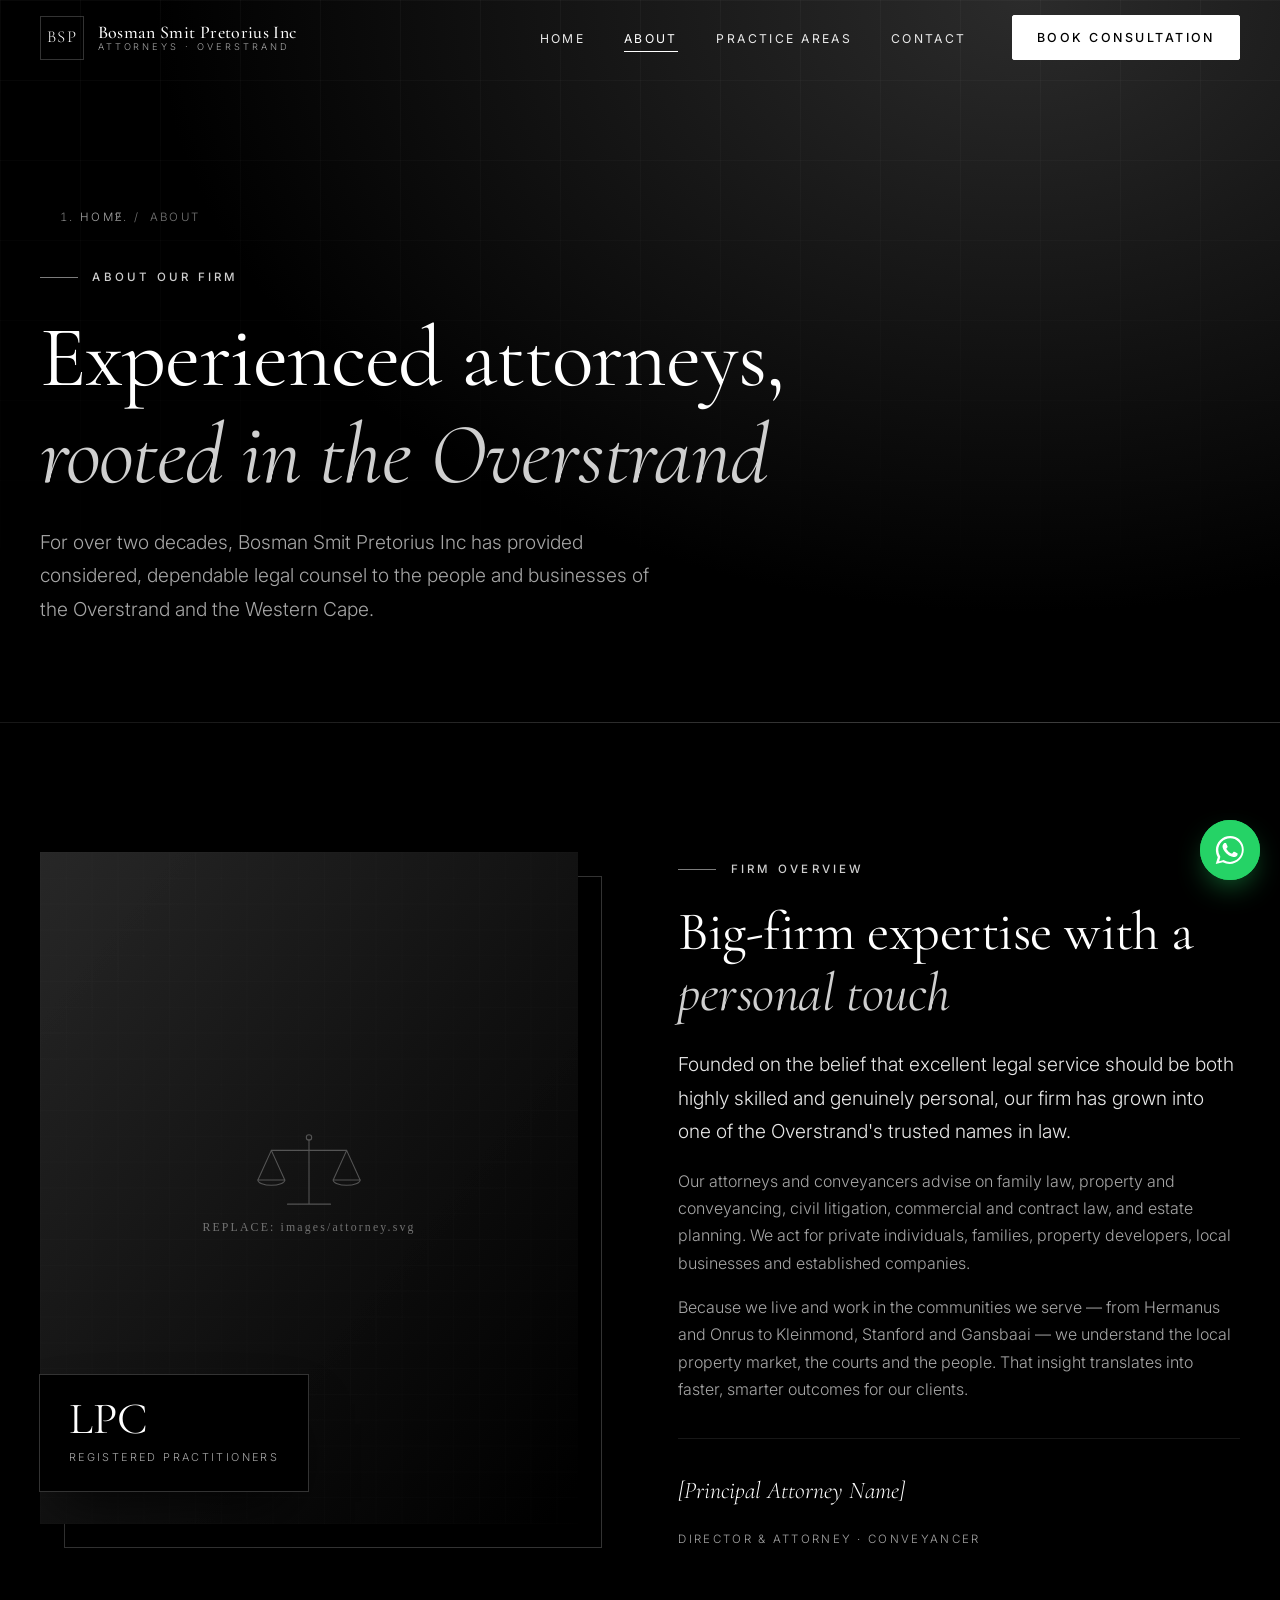
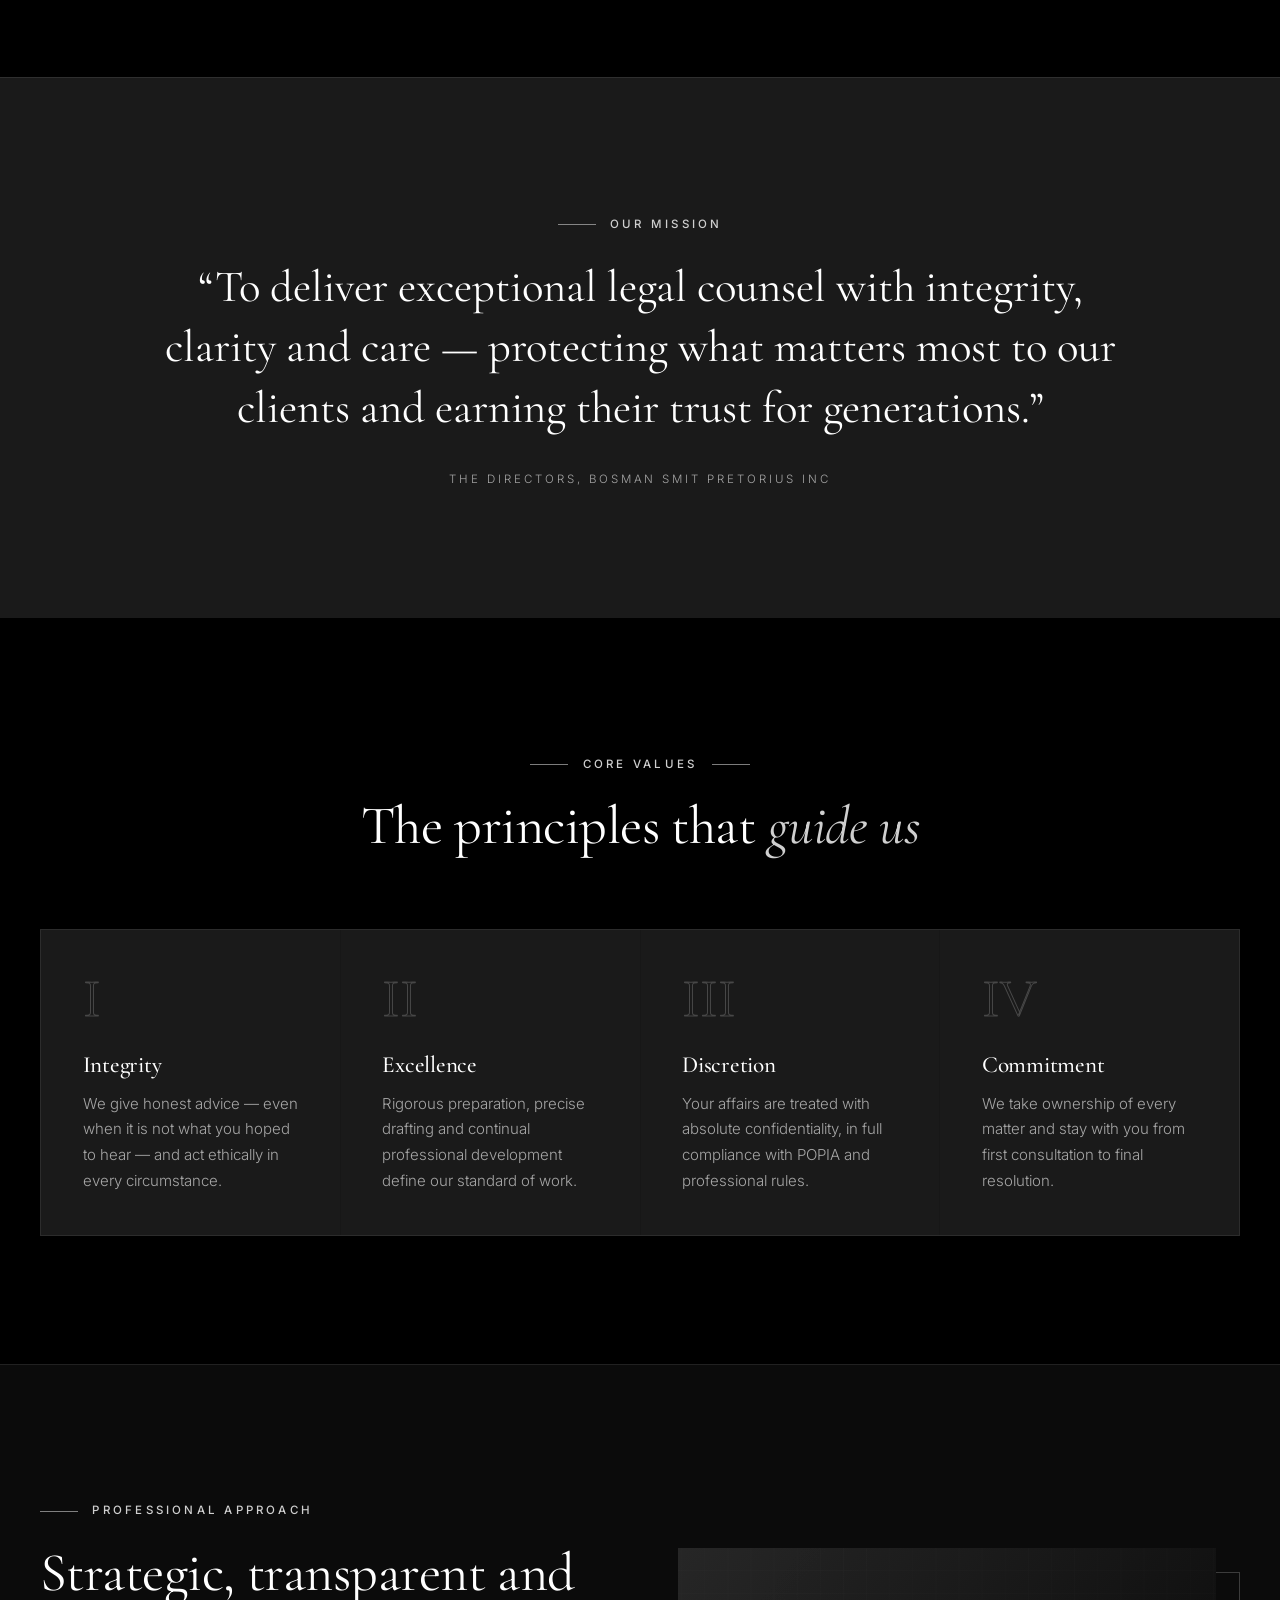
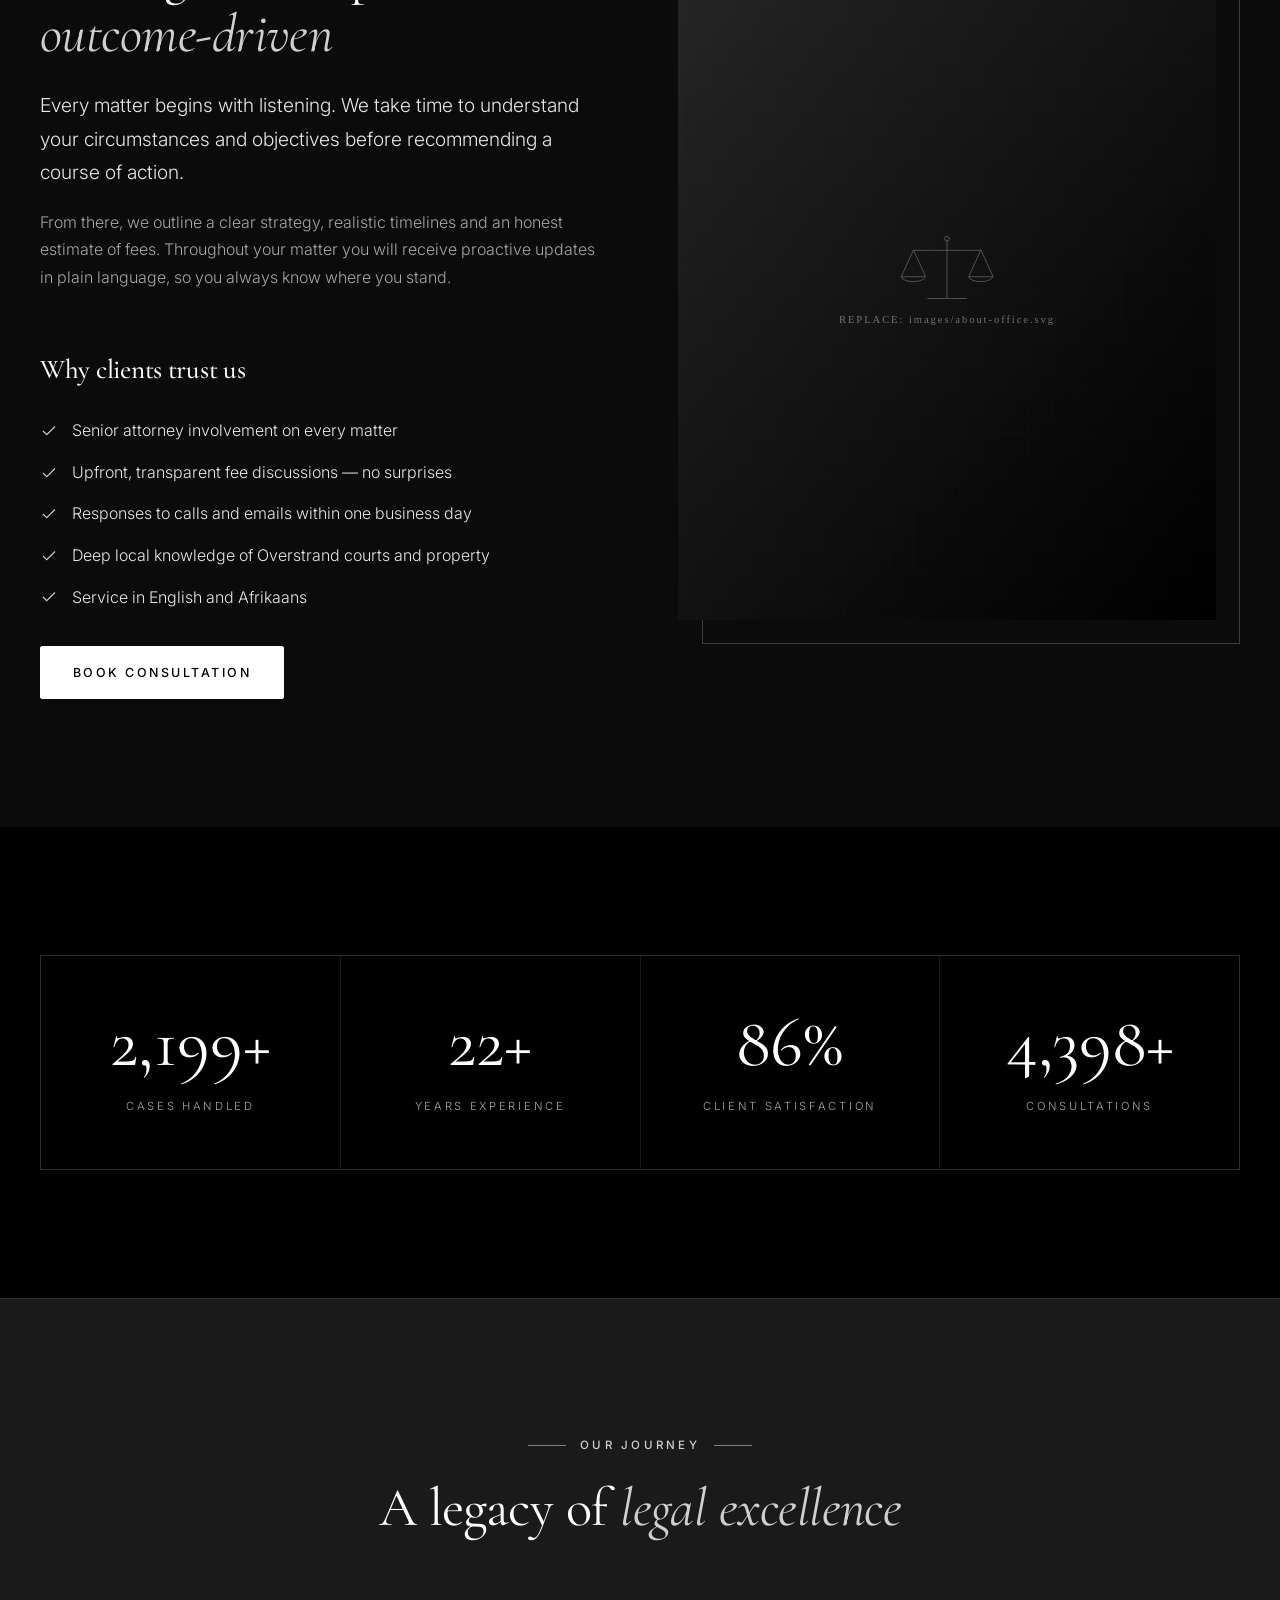
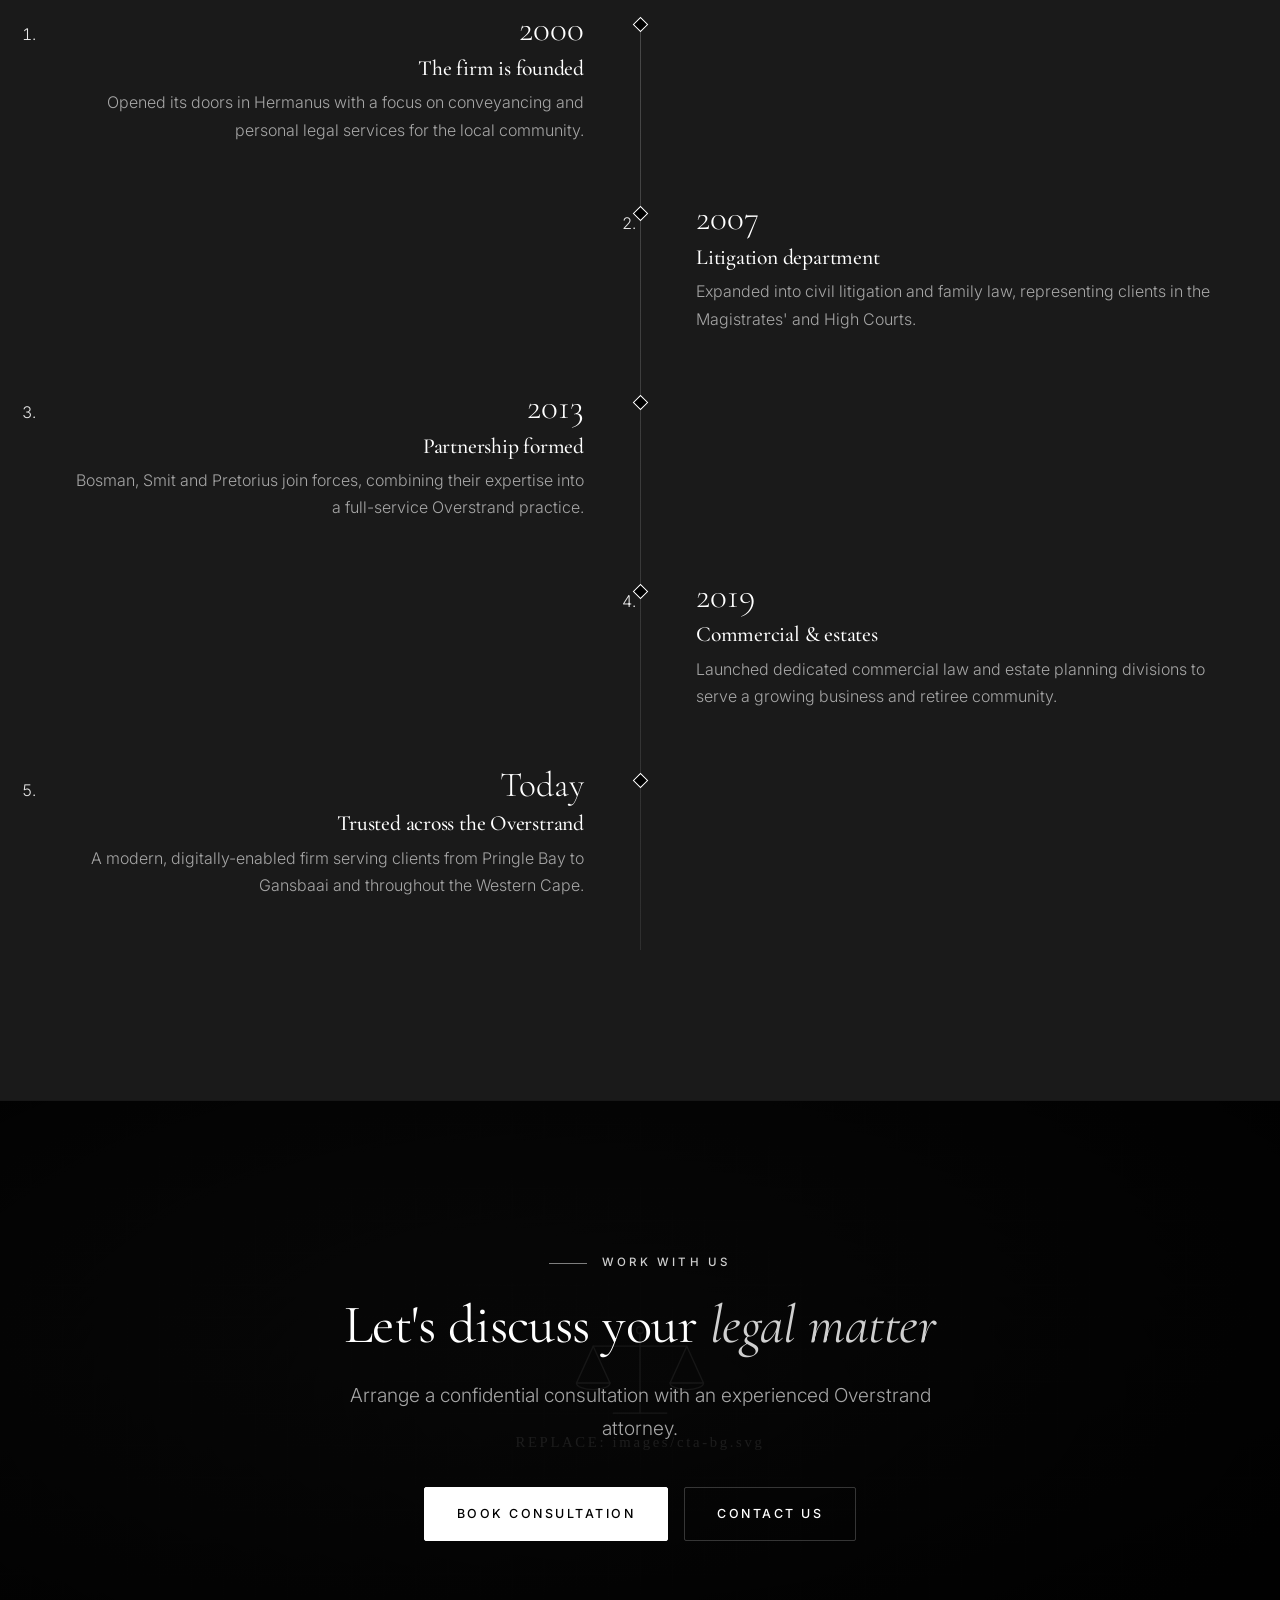
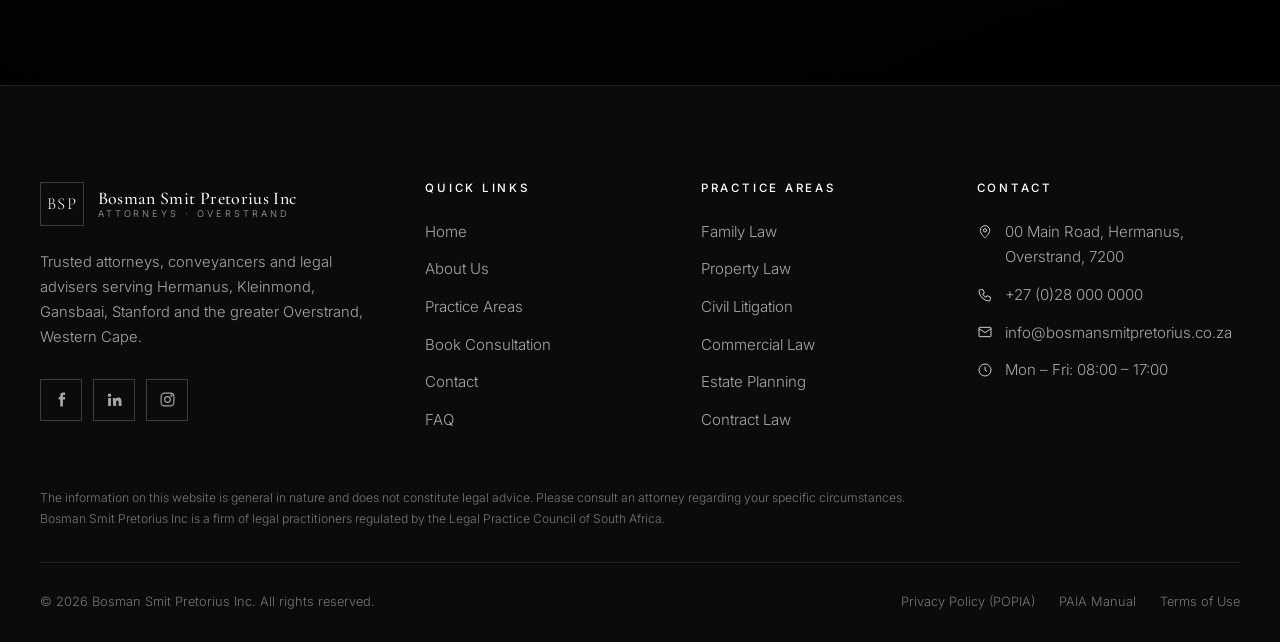
<file: about.html>
<!DOCTYPE html>
<html lang="en-ZA" class="no-js">
<head>
  <meta charset="UTF-8">
  <meta name="viewport" content="width=device-width, initial-scale=1">

  <title>About Our Law Firm | Bosman Smit Pretorius Inc, Overstrand</title>
  <meta name="description" content="Meet Bosman Smit Pretorius Inc — an experienced law firm in Overstrand, Western Cape. Learn about our mission, values, history and why clients across Hermanus trust our lawyers.">
  <meta name="keywords" content="law firm Overstrand, lawyers Overstrand, attorneys Hermanus, attorneys Western Cape, about Bosman Smit Pretorius Inc">
  <meta name="author" content="Bosman Smit Pretorius Inc">
  <meta name="robots" content="index, follow, max-image-preview:large">
  <meta name="theme-color" content="#000000">
  <meta name="format-detection" content="telephone=no">
  <link rel="canonical" href="https://www.bosmansmitpretorius.co.za/about.html">
  <link rel="alternate" hreflang="en-za" href="https://www.bosmansmitpretorius.co.za/about.html">

  <meta name="geo.region" content="ZA-WC">
  <meta name="geo.placename" content="Hermanus, Overstrand">

  <meta property="og:type" content="website">
  <meta property="og:locale" content="en_ZA">
  <meta property="og:site_name" content="Bosman Smit Pretorius Inc">
  <meta property="og:title" content="About Bosman Smit Pretorius Inc | Law Firm Overstrand">
  <meta property="og:description" content="Our mission, values and approach — discover why individuals and businesses across the Overstrand trust our attorneys.">
  <meta property="og:url" content="https://www.bosmansmitpretorius.co.za/about.html">
  <meta property="og:image" content="https://www.bosmansmitpretorius.co.za/images/og-image.jpg">
  <meta property="og:image:width" content="1200">
  <meta property="og:image:height" content="630">
  <meta property="og:image:alt" content="Bosman Smit Pretorius Inc – Overstrand law firm">

  <meta name="twitter:card" content="summary_large_image">
  <meta name="twitter:title" content="About Bosman Smit Pretorius Inc">
  <meta name="twitter:description" content="An experienced, client-focused law firm serving the Overstrand and Western Cape.">
  <meta name="twitter:image" content="https://www.bosmansmitpretorius.co.za/images/og-image.jpg">

  <link rel="icon" href="images/favicon.svg" type="image/svg+xml">
  <link rel="apple-touch-icon" href="images/favicon.svg">
  <link rel="preconnect" href="https://fonts.googleapis.com">
  <link rel="preconnect" href="https://fonts.gstatic.com" crossorigin>
  <link rel="stylesheet" href="https://fonts.googleapis.com/css2?family=Cormorant+Garamond:ital,wght@0,400;0,500;0,600;1,400;1,500&family=Inter:wght@300;400;500&display=swap">
  <link rel="stylesheet" href="css/styles.css">

  <script type="application/ld+json">
  {
    "@context": "https://schema.org",
    "@graph": [
      {
        "@type": "AboutPage",
        "@id": "https://www.bosmansmitpretorius.co.za/about.html#webpage",
        "url": "https://www.bosmansmitpretorius.co.za/about.html",
        "name": "About Bosman Smit Pretorius Inc",
        "description": "Mission, values, history and approach of Bosman Smit Pretorius Inc, a law firm in Overstrand, Western Cape.",
        "inLanguage": "en-ZA",
        "isPartOf": { "@id": "https://www.bosmansmitpretorius.co.za/#website" },
        "about": { "@id": "https://www.bosmansmitpretorius.co.za/#firm" },
        "breadcrumb": { "@id": "https://www.bosmansmitpretorius.co.za/about.html#breadcrumb" }
      },
      {
        "@type": "BreadcrumbList",
        "@id": "https://www.bosmansmitpretorius.co.za/about.html#breadcrumb",
        "itemListElement": [
          { "@type": "ListItem", "position": 1, "name": "Home", "item": "https://www.bosmansmitpretorius.co.za/" },
          { "@type": "ListItem", "position": 2, "name": "About", "item": "https://www.bosmansmitpretorius.co.za/about.html" }
        ]
      },
      {
        "@type": "LegalService",
        "@id": "https://www.bosmansmitpretorius.co.za/#firm",
        "name": "Bosman Smit Pretorius Inc",
        "url": "https://www.bosmansmitpretorius.co.za/",
        "telephone": "+27-28-000-0000",
        "email": "info@bosmansmitpretorius.co.za",
        "image": "https://www.bosmansmitpretorius.co.za/images/og-image.jpg",
        "priceRange": "$$",
        "address": { "@type": "PostalAddress", "streetAddress": "00 Main Road", "addressLocality": "Hermanus", "addressRegion": "Western Cape", "postalCode": "7200", "addressCountry": "ZA" },
        "areaServed": { "@type": "AdministrativeArea", "name": "Overstrand, Western Cape" }
      }
    ]
  }
  </script>
</head>
<body>
  <a class="skip-link" href="#main">Skip to main content</a>

  <!-- ================= HEADER ================= -->
  <header class="site-header">
    <nav class="nav container" aria-label="Primary">
      <a href="index.html" class="logo" aria-label="Bosman Smit Pretorius Inc – Home">
        <span class="logo__mark" aria-hidden="true">BSP</span>
        <span class="logo__text">
          <span class="logo__name">Bosman Smit Pretorius Inc</span>
          <span class="logo__tag">Attorneys · Overstrand</span>
        </span>
      </a>
      <button class="nav__toggle" type="button" aria-expanded="false" aria-controls="primary-menu" aria-label="Open menu">
        <span></span><span></span><span></span>
      </button>
      <div class="nav__menu" id="primary-menu">
        <ul class="nav__links">
          <li><a class="nav__link" href="index.html">Home</a></li>
          <li><a class="nav__link" href="about.html" aria-current="page">About</a></li>
          <li><a class="nav__link" href="index.html#practice-areas">Practice Areas</a></li>
          <li><a class="nav__link" href="contact.html">Contact</a></li>
        </ul>
        <a class="btn btn--primary nav__cta" href="index.html#booking">Book Consultation</a>
      </div>
    </nav>
  </header>

  <main id="main">
    <!-- ================= PAGE HEADER ================= -->
    <section class="page-header" aria-labelledby="page-title">
      <div class="container">
        <nav aria-label="Breadcrumb"><ol class="breadcrumb"><li><a href="index.html">Home</a></li><li aria-current="page">About</li></ol></nav>
        <span class="eyebrow">About Our Firm</span>
        <h1 id="page-title">Experienced attorneys, <em>rooted in the Overstrand</em></h1>
        <p class="lead">For over two decades, Bosman Smit Pretorius Inc has provided considered, dependable legal counsel to the people and businesses of the Overstrand and the Western Cape.</p>
      </div>
    </section>

    <!-- ================= FIRM OVERVIEW ================= -->
    <section class="section" aria-labelledby="overview-title">
      <div class="container split">
        <div class="split__media reveal">
          <div class="frame">
            <!-- REPLACE IMAGE: images/attorney.svg (recommended 1000×1250 portrait of the principal attorney/team) -->
            <img src="images/attorney.svg" alt="Principal attorney at Bosman Smit Pretorius Inc, Overstrand" width="1000" height="1250" loading="lazy" decoding="async">
          </div>
          <div class="badge-card">
            <strong>LPC</strong>
            <span>Registered practitioners</span>
          </div>
        </div>
        <div class="split__body reveal" style="--d:.15s">
          <span class="eyebrow">Firm Overview</span>
          <h2 id="overview-title">Big-firm expertise with a <em>personal touch</em></h2>
          <p class="lead">Founded on the belief that excellent legal service should be both highly skilled and genuinely personal, our firm has grown into one of the Overstrand's trusted names in law.</p>
          <p>Our attorneys and conveyancers advise on family law, property and conveyancing, civil litigation, commercial and contract law, and estate planning. We act for private individuals, families, property developers, local businesses and established companies.</p>
          <p>Because we live and work in the communities we serve — from Hermanus and Onrus to Kleinmond, Stanford and Gansbaai — we understand the local property market, the courts and the people. That insight translates into faster, smarter outcomes for our clients.</p>
          <div class="signature">
            <div>
              <!-- REPLACE: principal attorney name and title -->
              <p class="signature__name">[Principal Attorney Name]</p>
              <p class="signature__role">Director &amp; Attorney · Conveyancer</p>
            </div>
          </div>
        </div>
      </div>
    </section>

    <!-- ================= MISSION ================= -->
    <section class="section section--dark section--bordered" aria-labelledby="mission-title">
      <div class="container">
        <div class="mission reveal">
          <span class="eyebrow">Our Mission</span>
          <h2 id="mission-title" class="sr-only">Mission Statement</h2>
          <blockquote>
            <p>&ldquo;To deliver exceptional legal counsel with integrity, clarity and care — protecting what matters most to our clients and earning their trust for generations.&rdquo;</p>
            <cite>The Directors, Bosman Smit Pretorius Inc</cite>
          </blockquote>
        </div>
      </div>
    </section>

    <!-- ================= CORE VALUES ================= -->
    <section class="section" aria-labelledby="values-title">
      <div class="container">
        <div class="section-head section-head--center reveal">
          <span class="eyebrow">Core Values</span>
          <h2 id="values-title">The principles that <em>guide us</em></h2>
        </div>
        <div class="grid grid--4">
          <div class="feature reveal"><span class="feature__num" aria-hidden="true">I</span><h3>Integrity</h3><p>We give honest advice — even when it is not what you hoped to hear — and act ethically in every circumstance.</p></div>
          <div class="feature reveal" style="--d:.08s"><span class="feature__num" aria-hidden="true">II</span><h3>Excellence</h3><p>Rigorous preparation, precise drafting and continual professional development define our standard of work.</p></div>
          <div class="feature reveal" style="--d:.16s"><span class="feature__num" aria-hidden="true">III</span><h3>Discretion</h3><p>Your affairs are treated with absolute confidentiality, in full compliance with POPIA and professional rules.</p></div>
          <div class="feature reveal" style="--d:.24s"><span class="feature__num" aria-hidden="true">IV</span><h3>Commitment</h3><p>We take ownership of every matter and stay with you from first consultation to final resolution.</p></div>
        </div>
      </div>
    </section>

    <!-- ================= APPROACH + TRUST ================= -->
    <section class="section section--ink section--bordered" aria-labelledby="approach-title">
      <div class="container split split--reverse">
        <div class="split__media reveal">
          <div class="frame">
            <!-- REPLACE IMAGE: images/about-office.svg -->
            <img src="images/about-office.svg" alt="Bosman Smit Pretorius Inc boardroom in Hermanus" width="1200" height="1500" loading="lazy" decoding="async">
          </div>
        </div>
        <div class="split__body reveal" style="--d:.15s">
          <span class="eyebrow">Professional Approach</span>
          <h2 id="approach-title">Strategic, transparent and <em>outcome-driven</em></h2>
          <p class="lead">Every matter begins with listening. We take time to understand your circumstances and objectives before recommending a course of action.</p>
          <p>From there, we outline a clear strategy, realistic timelines and an honest estimate of fees. Throughout your matter you will receive proactive updates in plain language, so you always know where you stand.</p>
          <h3 class="mt-lg">Why clients trust us</h3>
          <ul class="checklist">
            <li><svg viewBox="0 0 24 24" fill="none" stroke="currentColor" stroke-width="1.5" aria-hidden="true"><path d="M4 12l5 5L20 6"/></svg>Senior attorney involvement on every matter</li>
            <li><svg viewBox="0 0 24 24" fill="none" stroke="currentColor" stroke-width="1.5" aria-hidden="true"><path d="M4 12l5 5L20 6"/></svg>Upfront, transparent fee discussions — no surprises</li>
            <li><svg viewBox="0 0 24 24" fill="none" stroke="currentColor" stroke-width="1.5" aria-hidden="true"><path d="M4 12l5 5L20 6"/></svg>Responses to calls and emails within one business day</li>
            <li><svg viewBox="0 0 24 24" fill="none" stroke="currentColor" stroke-width="1.5" aria-hidden="true"><path d="M4 12l5 5L20 6"/></svg>Deep local knowledge of Overstrand courts and property</li>
            <li><svg viewBox="0 0 24 24" fill="none" stroke="currentColor" stroke-width="1.5" aria-hidden="true"><path d="M4 12l5 5L20 6"/></svg>Service in English and Afrikaans</li>
          </ul>
          <a class="btn btn--primary" href="index.html#booking">Book Consultation</a>
        </div>
      </div>
    </section>

    <!-- ================= STATISTICS ================= -->
    <!-- REPLACE: update numbers in data-count attributes with the firm's verified figures -->
    <section class="section" aria-labelledby="stats-title">
      <div class="container">
        <h2 id="stats-title" class="sr-only">Firm statistics</h2>
        <dl class="stats reveal">
          <div class="stat"><dt class="sr-only">Cases Handled</dt><dd><span class="stat__value" data-count="2500" data-suffix="+">2,500+</span><span class="stat__label" aria-hidden="true">Cases Handled</span></dd></div>
          <div class="stat"><dt class="sr-only">Years Experience</dt><dd><span class="stat__value" data-count="25" data-suffix="+">25+</span><span class="stat__label" aria-hidden="true">Years Experience</span></dd></div>
          <div class="stat"><dt class="sr-only">Client Satisfaction</dt><dd><span class="stat__value" data-count="98" data-suffix="%">98%</span><span class="stat__label" aria-hidden="true">Client Satisfaction</span></dd></div>
          <div class="stat"><dt class="sr-only">Consultations</dt><dd><span class="stat__value" data-count="5000" data-suffix="+">5,000+</span><span class="stat__label" aria-hidden="true">Consultations</span></dd></div>
        </dl>
      </div>
    </section>

    <!-- ================= TIMELINE ================= -->
    <!-- REPLACE: years and milestones with the firm's actual history -->
    <section class="section section--dark section--bordered" aria-labelledby="timeline-title">
      <div class="container">
        <div class="section-head section-head--center reveal">
          <span class="eyebrow">Our Journey</span>
          <h2 id="timeline-title">A legacy of <em>legal excellence</em></h2>
        </div>
        <ol class="timeline">
          <li class="timeline__item reveal"><span class="timeline__year">2000</span><h3>The firm is founded</h3><p>Opened its doors in Hermanus with a focus on conveyancing and personal legal services for the local community.</p></li>
          <li class="timeline__item reveal"><span class="timeline__year">2007</span><h3>Litigation department</h3><p>Expanded into civil litigation and family law, representing clients in the Magistrates' and High Courts.</p></li>
          <li class="timeline__item reveal"><span class="timeline__year">2013</span><h3>Partnership formed</h3><p>Bosman, Smit and Pretorius join forces, combining their expertise into a full-service Overstrand practice.</p></li>
          <li class="timeline__item reveal"><span class="timeline__year">2019</span><h3>Commercial &amp; estates</h3><p>Launched dedicated commercial law and estate planning divisions to serve a growing business and retiree community.</p></li>
          <li class="timeline__item reveal"><span class="timeline__year">Today</span><h3>Trusted across the Overstrand</h3><p>A modern, digitally-enabled firm serving clients from Pringle Bay to Gansbaai and throughout the Western Cape.</p></li>
        </ol>
      </div>
    </section>

    <!-- ================= CTA ================= -->
    <section class="cta" aria-labelledby="cta-title">
      <div class="cta__bg"><img src="images/cta-bg.svg" alt="" width="1920" height="900" loading="lazy" decoding="async"></div>
      <div class="container reveal">
        <span class="eyebrow">Work With Us</span>
        <h2 id="cta-title">Let's discuss your <em>legal matter</em></h2>
        <p class="lead">Arrange a confidential consultation with an experienced Overstrand attorney.</p>
        <div class="cta__actions">
          <a class="btn btn--primary" href="index.html#booking">Book Consultation</a>
          <a class="btn btn--ghost" href="contact.html">Contact Us</a>
        </div>
      </div>
    </section>
  </main>

  <!-- ================= FOOTER ================= -->
  <footer class="site-footer">
    <div class="container">
      <div class="footer-grid">
        <div class="footer-brand">
          <a href="index.html" class="logo" aria-label="Bosman Smit Pretorius Inc – Home">
            <span class="logo__mark" aria-hidden="true">BSP</span>
            <span class="logo__text"><span class="logo__name">Bosman Smit Pretorius Inc</span><span class="logo__tag">Attorneys · Overstrand</span></span>
          </a>
          <p>Trusted attorneys, conveyancers and legal advisers serving Hermanus, Kleinmond, Gansbaai, Stanford and the greater Overstrand, Western Cape.</p>
          <div class="socials">
            <!-- REPLACE: social media URLs -->
            <a href="#" aria-label="Facebook"><svg viewBox="0 0 24 24" fill="currentColor" aria-hidden="true"><path d="M14 8.5V6.8c0-.8.5-1 .9-1H17V2.1L14.1 2C10.9 2 10.2 4.4 10.2 6v2.5H8V12h2.2v10H14V12h2.9l.4-3.5z"/></svg></a>
            <a href="#" aria-label="LinkedIn"><svg viewBox="0 0 24 24" fill="currentColor" aria-hidden="true"><path d="M4.98 3.5a2.5 2.5 0 110 5 2.5 2.5 0 010-5zM3 9.75h4V21H3zM9.5 9.75h3.8v1.6h.06c.53-1 1.83-2.06 3.77-2.06 4.03 0 4.77 2.65 4.77 6.1V21h-4v-5c0-1.2 0-2.75-1.67-2.75s-1.93 1.3-1.93 2.66V21h-4z"/></svg></a>
            <a href="#" aria-label="Instagram"><svg viewBox="0 0 24 24" fill="none" stroke="currentColor" stroke-width="1.6" aria-hidden="true"><rect x="3" y="3" width="18" height="18" rx="5"/><circle cx="12" cy="12" r="4"/><circle cx="17.5" cy="6.5" r=".8" fill="currentColor"/></svg></a>
          </div>
        </div>
        <div class="footer-col">
          <h2>Quick Links</h2>
          <ul>
            <li><a href="index.html">Home</a></li>
            <li><a href="about.html">About Us</a></li>
            <li><a href="index.html#practice-areas">Practice Areas</a></li>
            <li><a href="index.html#booking">Book Consultation</a></li>
            <li><a href="contact.html">Contact</a></li>
            <li><a href="contact.html#faq">FAQ</a></li>
          </ul>
        </div>
        <div class="footer-col">
          <h2>Practice Areas</h2>
          <ul>
            <li><a href="index.html#practice-areas">Family Law</a></li>
            <li><a href="index.html#practice-areas">Property Law</a></li>
            <li><a href="index.html#practice-areas">Civil Litigation</a></li>
            <li><a href="index.html#practice-areas">Commercial Law</a></li>
            <li><a href="index.html#practice-areas">Estate Planning</a></li>
            <li><a href="index.html#practice-areas">Contract Law</a></li>
          </ul>
        </div>
        <div class="footer-col">
          <h2>Contact</h2>
          <ul class="footer-contact">
            <li><svg viewBox="0 0 24 24" fill="none" stroke="currentColor" stroke-width="1.5" aria-hidden="true"><path d="M12 21s-7-6.2-7-11.5a7 7 0 0114 0C19 14.8 12 21 12 21z"/><circle cx="12" cy="9.5" r="2.5"/></svg><address>00 Main Road, Hermanus,<br>Overstrand, 7200</address></li>
            <li><svg viewBox="0 0 24 24" fill="none" stroke="currentColor" stroke-width="1.5" aria-hidden="true"><path d="M5 4h4l2 5-2.5 1.5a11 11 0 005 5L15 13l5 2v4a2 2 0 01-2 2A16 16 0 013 6a2 2 0 012-2"/></svg><a href="tel:+27280000000">+27 (0)28 000 0000</a></li>
            <li><svg viewBox="0 0 24 24" fill="none" stroke="currentColor" stroke-width="1.5" aria-hidden="true"><rect x="3" y="5" width="18" height="14" rx="1"/><path d="M3 7l9 6 9-6"/></svg><a href="mailto:info@bosmansmitpretorius.co.za">info@bosmansmitpretorius.co.za</a></li>
            <li><svg viewBox="0 0 24 24" fill="none" stroke="currentColor" stroke-width="1.5" aria-hidden="true"><circle cx="12" cy="12" r="9"/><path d="M12 7v5l3 2"/></svg><span>Mon – Fri: 08:00 – 17:00</span></li>
          </ul>
        </div>
      </div>
      <p class="disclaimer">The information on this website is general in nature and does not constitute legal advice. Please consult an attorney regarding your specific circumstances. Bosman Smit Pretorius Inc is a firm of legal practitioners regulated by the Legal Practice Council of South Africa.</p>
      <div class="footer-bottom">
        <p>&copy; <span data-year>2026</span> Bosman Smit Pretorius Inc. All rights reserved.</p>
        <nav aria-label="Legal"><ul><li><a href="#">Privacy Policy (POPIA)</a></li><li><a href="#">PAIA Manual</a></li><li><a href="#">Terms of Use</a></li></ul></nav>
      </div>
    </div>
  </footer>

  <!-- Back to top -->
  <button class="to-top" type="button" aria-label="Back to top"><svg viewBox="0 0 24 24" fill="none" stroke="currentColor" stroke-width="1.5" aria-hidden="true"><path d="M12 19V5M6 11l6-6 6 6"/></svg></button>

  <!-- Floating WhatsApp (number set in js/main.js → SITE_CONFIG.WHATSAPP_NUMBER) -->
  <a class="whatsapp" href="https://wa.me/27000000000" data-whatsapp target="_blank" rel="noopener" aria-label="Chat with us on WhatsApp">
    <span class="whatsapp__tip">Chat with us</span>
    <svg viewBox="0 0 24 24" fill="currentColor" aria-hidden="true"><path d="M17.47 14.38c-.3-.15-1.75-.86-2.02-.96-.27-.1-.47-.15-.67.15-.2.3-.77.96-.94 1.16-.17.2-.35.22-.64.07-.3-.15-1.25-.46-2.38-1.47-.88-.79-1.47-1.76-1.65-2.06-.17-.3-.02-.46.13-.6.13-.14.3-.35.45-.52.15-.17.2-.3.3-.5.1-.2.05-.37-.03-.52-.07-.15-.67-1.6-.92-2.2-.24-.58-.49-.5-.67-.5h-.57c-.2 0-.52.07-.8.37-.27.3-1.04 1.02-1.04 2.48s1.07 2.88 1.21 3.08c.15.2 2.1 3.2 5.08 4.48.71.31 1.26.49 1.7.63.71.22 1.36.19 1.87.12.57-.09 1.75-.72 2-1.41.25-.7.25-1.29.17-1.41-.07-.13-.27-.2-.57-.35zM12.05 21.5h-.01a9.4 9.4 0 01-4.8-1.31l-.34-.2-3.56.93.95-3.47-.22-.36a9.4 9.4 0 01-1.44-5.01c0-5.2 4.23-9.43 9.43-9.43a9.37 9.37 0 019.43 9.44c0 5.2-4.23 9.42-9.44 9.42zm8.03-17.46A11.27 11.27 0 0012.05.73C5.79.73.7 5.82.7 12.08c0 2 .52 3.95 1.52 5.67L.6 23.27l5.65-1.48a11.3 11.3 0 005.4 1.38h.01c6.25 0 11.35-5.1 11.35-11.36 0-3.03-1.18-5.88-3.33-8.03z"/></svg>
  </a>

  <script src="js/main.js" defer></script>
</body>
</html>
</file>
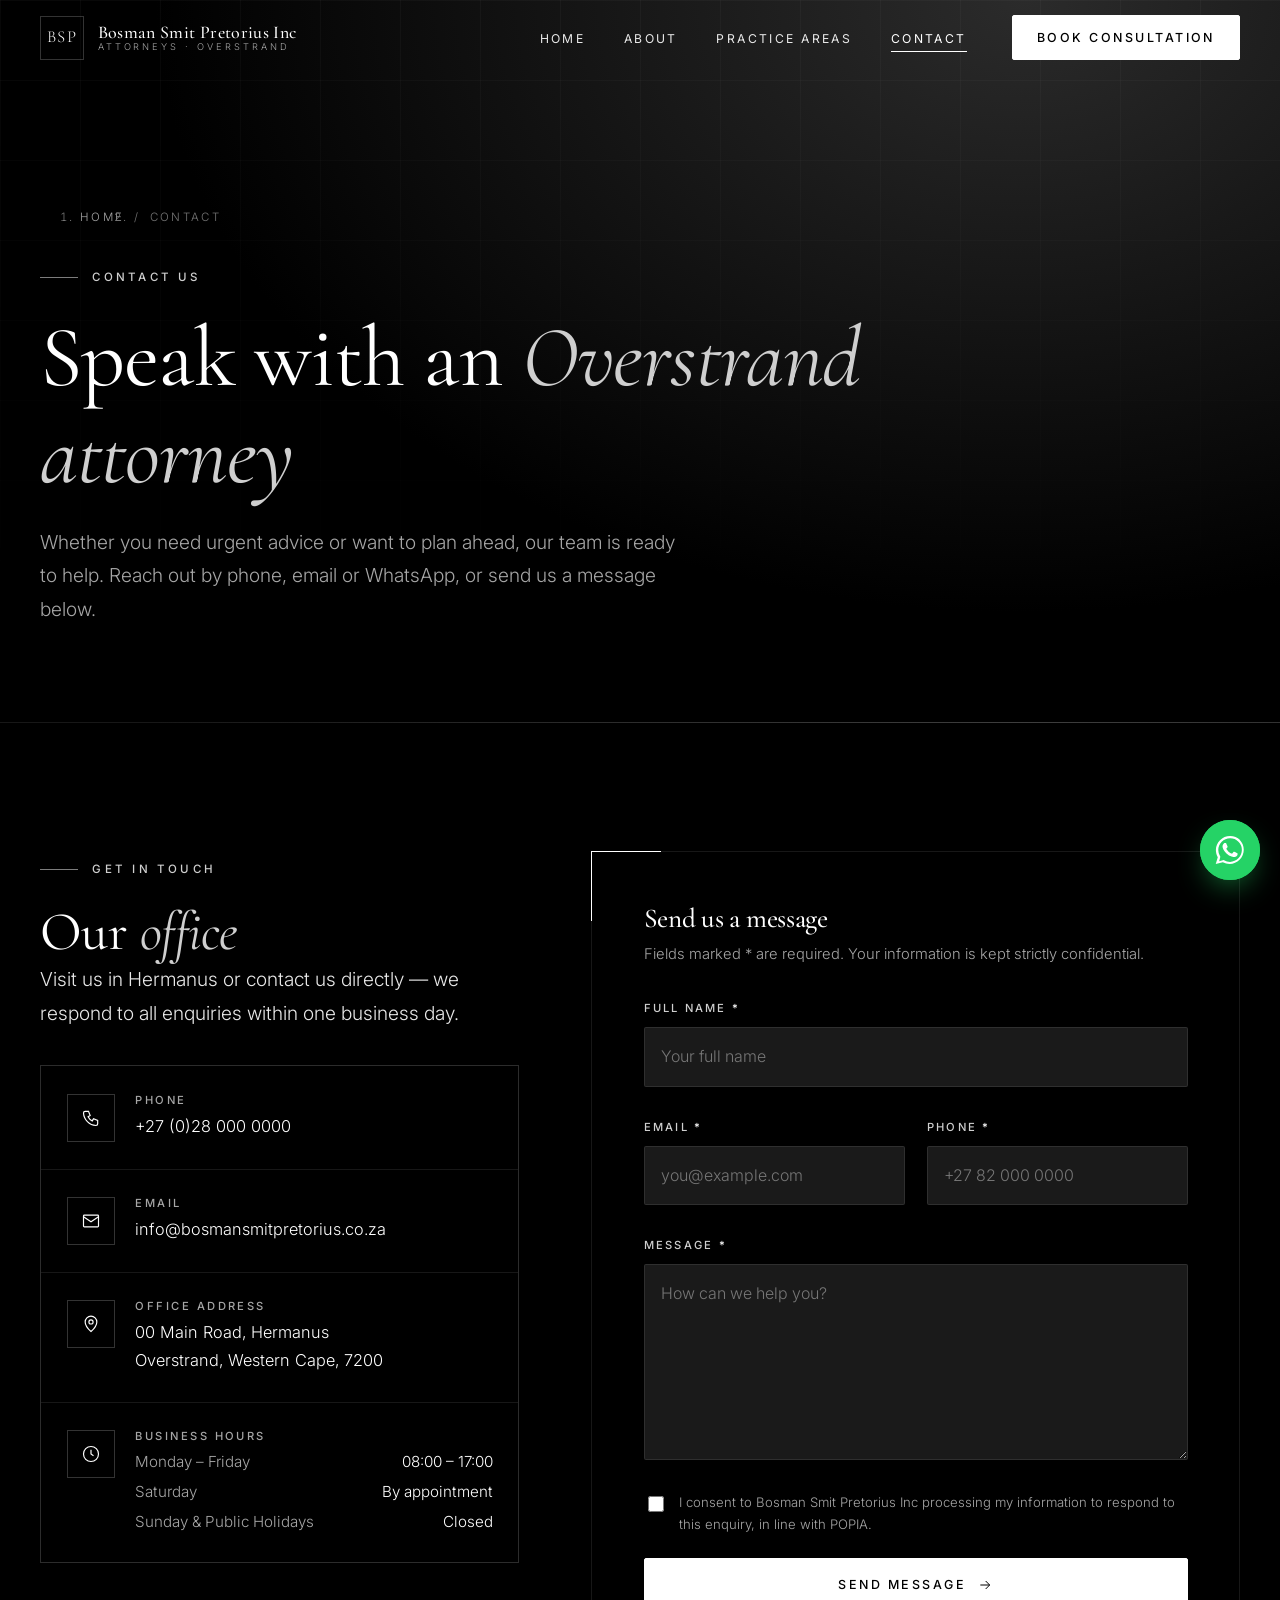
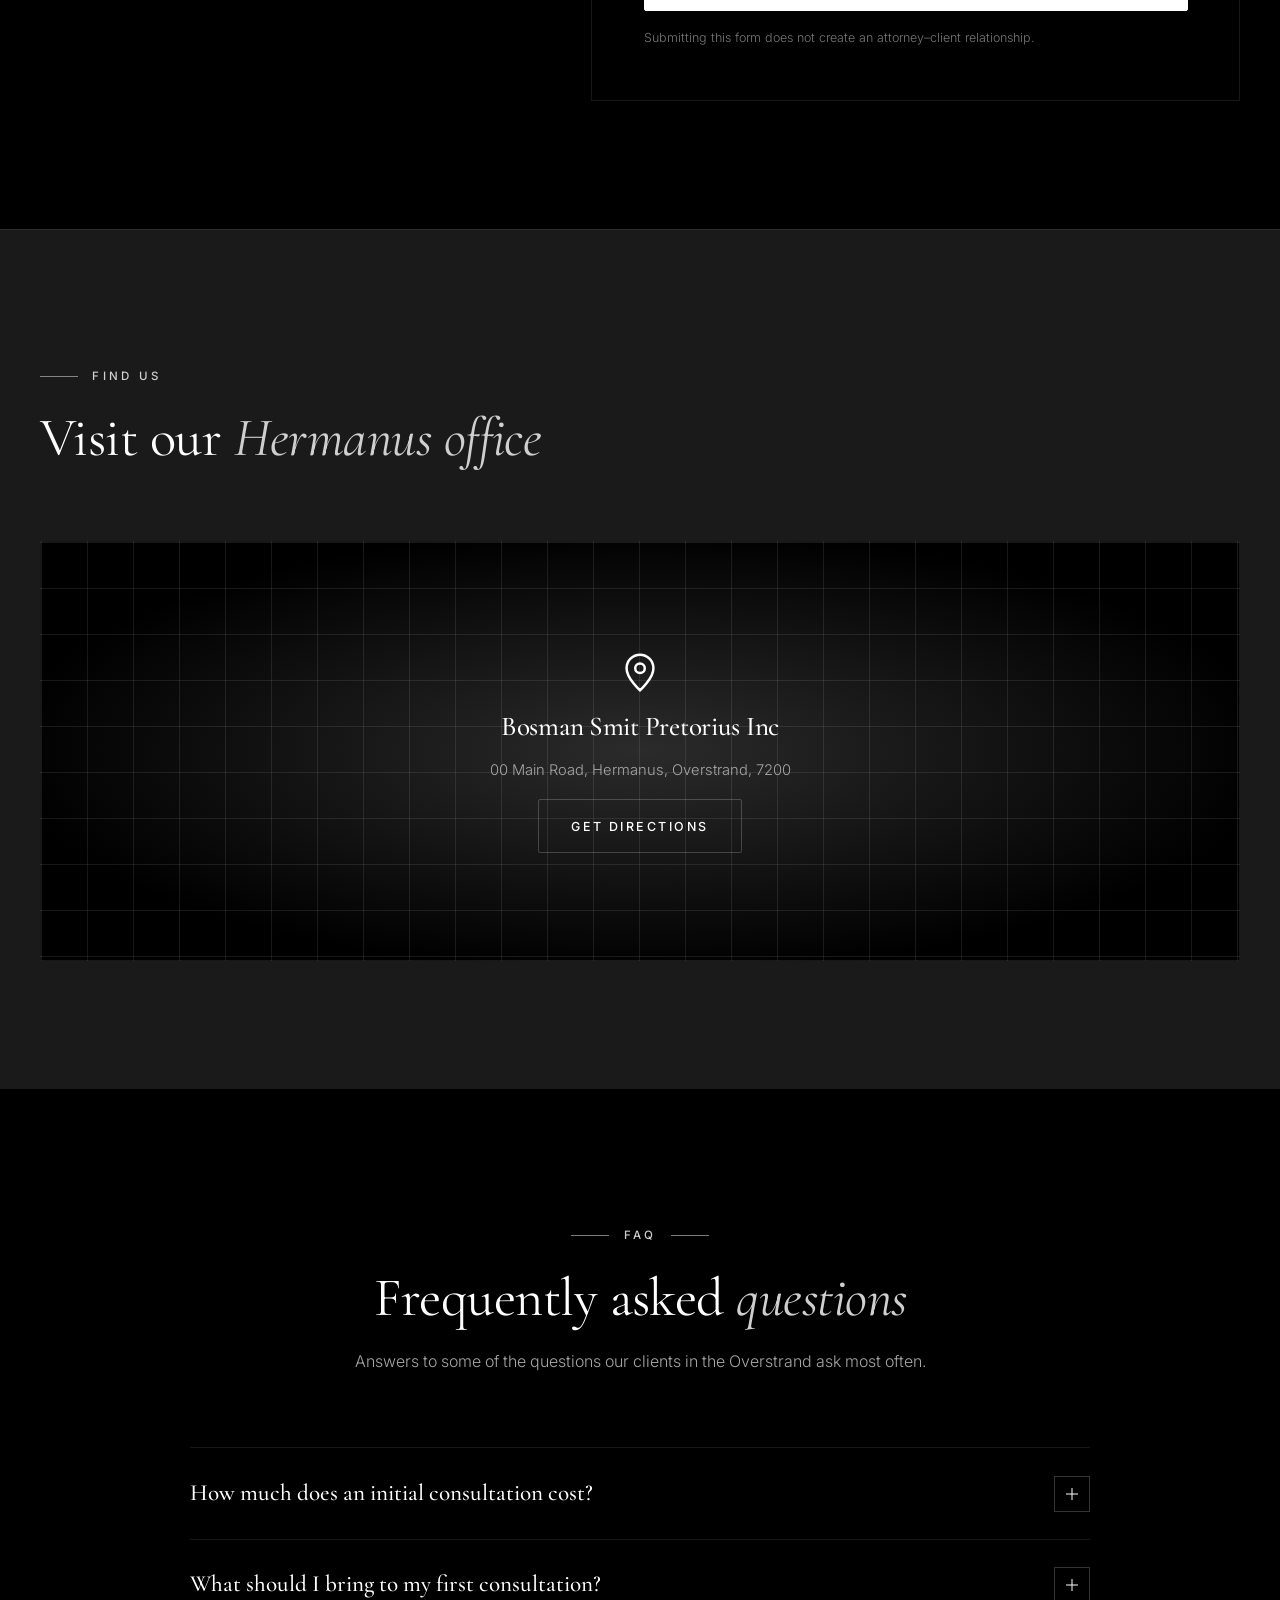
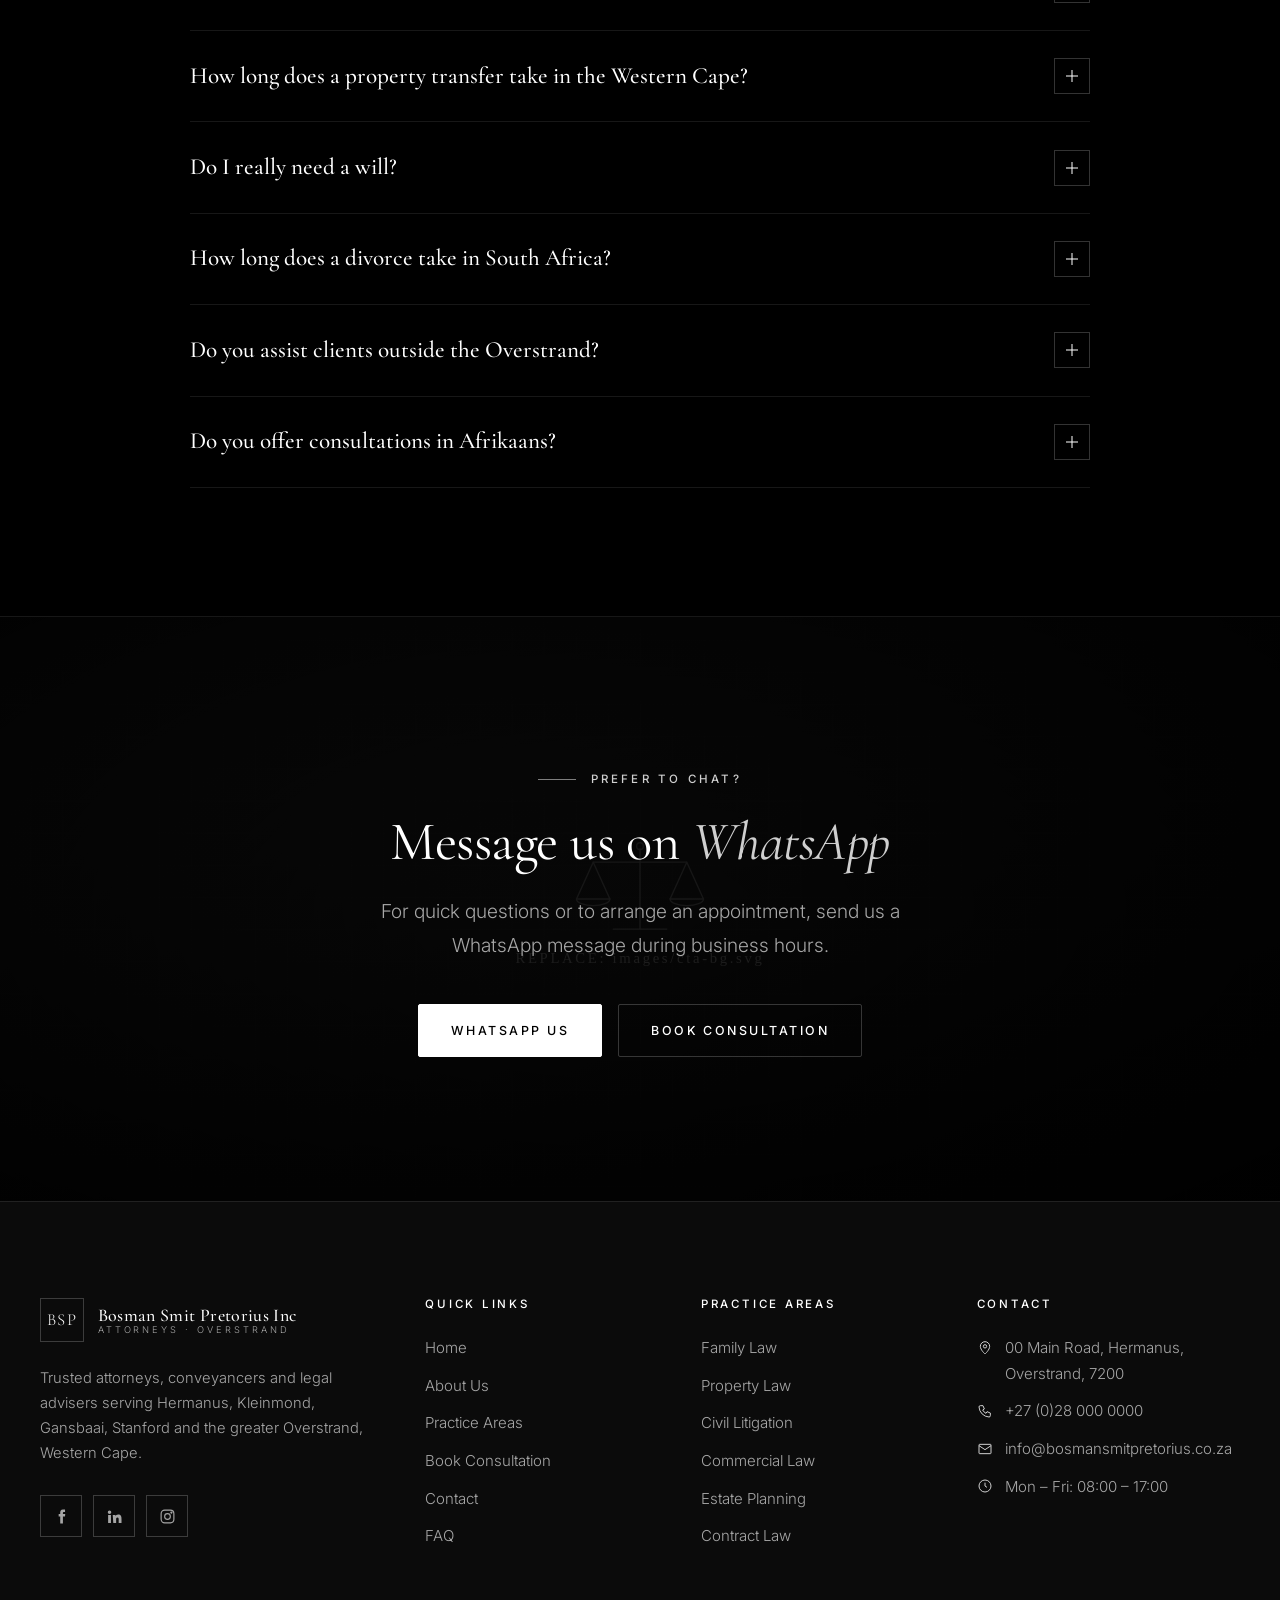
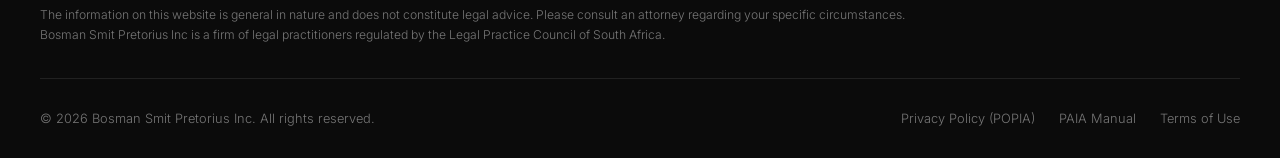
<file: contact.html>
<!DOCTYPE html>
<html lang="en-ZA" class="no-js">
<head>
  <meta charset="UTF-8">
  <meta name="viewport" content="width=device-width, initial-scale=1">

  <title>Contact Attorneys in Overstrand | Bosman Smit Pretorius Inc</title>
  <meta name="description" content="Contact Bosman Smit Pretorius Inc in Hermanus, Overstrand. Call, email or WhatsApp our lawyers, visit our office, or send an enquiry online. Legal services across the Western Cape.">
  <meta name="keywords" content="contact attorneys Overstrand, legal services Overstrand, lawyers Hermanus contact, attorneys Western Cape, property lawyers Overstrand, family lawyers Overstrand">
  <meta name="author" content="Bosman Smit Pretorius Inc">
  <meta name="robots" content="index, follow, max-image-preview:large">
  <meta name="theme-color" content="#000000">
  <meta name="format-detection" content="telephone=no">
  <link rel="canonical" href="https://www.bosmansmitpretorius.co.za/contact.html">
  <link rel="alternate" hreflang="en-za" href="https://www.bosmansmitpretorius.co.za/contact.html">

  <meta name="geo.region" content="ZA-WC">
  <meta name="geo.placename" content="Hermanus, Overstrand">
  <meta name="geo.position" content="-34.4187;19.2345">
  <meta name="ICBM" content="-34.4187, 19.2345">

  <meta property="og:type" content="website">
  <meta property="og:locale" content="en_ZA">
  <meta property="og:site_name" content="Bosman Smit Pretorius Inc">
  <meta property="og:title" content="Contact Bosman Smit Pretorius Inc | Overstrand">
  <meta property="og:description" content="Get in touch with our Overstrand attorneys — phone, email, WhatsApp or visit our Hermanus office.">
  <meta property="og:url" content="https://www.bosmansmitpretorius.co.za/contact.html">
  <meta property="og:image" content="https://www.bosmansmitpretorius.co.za/images/og-image.jpg">
  <meta property="og:image:width" content="1200">
  <meta property="og:image:height" content="630">
  <meta property="og:image:alt" content="Bosman Smit Pretorius Inc – Overstrand law firm">

  <meta name="twitter:card" content="summary_large_image">
  <meta name="twitter:title" content="Contact Bosman Smit Pretorius Inc">
  <meta name="twitter:description" content="Speak to an experienced attorney in Overstrand, Western Cape.">
  <meta name="twitter:image" content="https://www.bosmansmitpretorius.co.za/images/og-image.jpg">

  <link rel="icon" href="images/favicon.svg" type="image/svg+xml">
  <link rel="apple-touch-icon" href="images/favicon.svg">
  <link rel="preconnect" href="https://fonts.googleapis.com">
  <link rel="preconnect" href="https://fonts.gstatic.com" crossorigin>
  <link rel="stylesheet" href="https://fonts.googleapis.com/css2?family=Cormorant+Garamond:ital,wght@0,400;0,500;0,600;1,400;1,500&family=Inter:wght@300;400;500&display=swap">
  <link rel="stylesheet" href="css/styles.css">

  <script type="application/ld+json">
  {
    "@context": "https://schema.org",
    "@graph": [
      {
        "@type": "ContactPage",
        "@id": "https://www.bosmansmitpretorius.co.za/contact.html#webpage",
        "url": "https://www.bosmansmitpretorius.co.za/contact.html",
        "name": "Contact Bosman Smit Pretorius Inc",
        "inLanguage": "en-ZA",
        "isPartOf": { "@id": "https://www.bosmansmitpretorius.co.za/#website" },
        "about": { "@id": "https://www.bosmansmitpretorius.co.za/#firm" },
        "breadcrumb": { "@id": "https://www.bosmansmitpretorius.co.za/contact.html#breadcrumb" }
      },
      {
        "@type": "BreadcrumbList",
        "@id": "https://www.bosmansmitpretorius.co.za/contact.html#breadcrumb",
        "itemListElement": [
          { "@type": "ListItem", "position": 1, "name": "Home", "item": "https://www.bosmansmitpretorius.co.za/" },
          { "@type": "ListItem", "position": 2, "name": "Contact", "item": "https://www.bosmansmitpretorius.co.za/contact.html" }
        ]
      },
      {
        "@type": ["LegalService", "LocalBusiness"],
        "@id": "https://www.bosmansmitpretorius.co.za/#firm",
        "name": "Bosman Smit Pretorius Inc",
        "url": "https://www.bosmansmitpretorius.co.za/",
        "telephone": "+27-28-000-0000",
        "email": "info@bosmansmitpretorius.co.za",
        "image": "https://www.bosmansmitpretorius.co.za/images/og-image.jpg",
        "priceRange": "$$",
        "address": { "@type": "PostalAddress", "streetAddress": "00 Main Road", "addressLocality": "Hermanus", "addressRegion": "Western Cape", "postalCode": "7200", "addressCountry": "ZA" },
        "geo": { "@type": "GeoCoordinates", "latitude": -34.4187, "longitude": 19.2345 },
        "hasMap": "https://www.google.com/maps/search/?api=1&query=Hermanus",
        "openingHoursSpecification": [
          { "@type": "OpeningHoursSpecification", "dayOfWeek": ["Monday","Tuesday","Wednesday","Thursday","Friday"], "opens": "08:00", "closes": "17:00" }
        ],
        "contactPoint": { "@type": "ContactPoint", "telephone": "+27-28-000-0000", "email": "info@bosmansmitpretorius.co.za", "contactType": "customer service", "availableLanguage": ["English","Afrikaans"] }
      },
      {
        "@type": "FAQPage",
        "@id": "https://www.bosmansmitpretorius.co.za/contact.html#faq",
        "mainEntity": [
          { "@type": "Question", "name": "How much does an initial consultation cost?", "acceptedAnswer": { "@type": "Answer", "text": "Consultation fees depend on the nature of your matter. We will always confirm any consultation fee upfront when you book, so there are no surprises." } },
          { "@type": "Question", "name": "What should I bring to my first consultation?", "acceptedAnswer": { "@type": "Answer", "text": "Bring your ID, any documents relevant to your matter (contracts, court papers, title deeds, correspondence) and a short summary of the key events and dates." } },
          { "@type": "Question", "name": "How long does a property transfer take in the Western Cape?", "acceptedAnswer": { "@type": "Answer", "text": "A typical property transfer takes about 8 to 12 weeks from signing the offer to purchase, depending on bond approval, clearance certificates and Deeds Office turnaround times." } },
          { "@type": "Question", "name": "Do I really need a will?", "acceptedAnswer": { "@type": "Answer", "text": "Yes. Without a valid will your estate is distributed according to the Intestate Succession Act, which may not reflect your wishes. A will also lets you appoint an executor and guardians for minor children." } },
          { "@type": "Question", "name": "How long does a divorce take in South Africa?", "acceptedAnswer": { "@type": "Answer", "text": "An uncontested divorce with a signed settlement agreement can be finalised in roughly 6 to 12 weeks. Contested divorces take longer and depend on the issues in dispute and court availability." } },
          { "@type": "Question", "name": "Do you assist clients outside the Overstrand?", "acceptedAnswer": { "@type": "Answer", "text": "Yes. While we are based in Hermanus, we assist clients throughout the Western Cape and South Africa, and offer virtual consultations." } },
          { "@type": "Question", "name": "Do you offer consultations in Afrikaans?", "acceptedAnswer": { "@type": "Answer", "text": "Yes. Our attorneys consult in both English and Afrikaans." } }
        ]
      }
    ]
  }
  </script>
</head>
<body>
  <a class="skip-link" href="#main">Skip to main content</a>

  <!-- ================= HEADER ================= -->
  <header class="site-header">
    <nav class="nav container" aria-label="Primary">
      <a href="index.html" class="logo" aria-label="Bosman Smit Pretorius Inc – Home">
        <span class="logo__mark" aria-hidden="true">BSP</span>
        <span class="logo__text">
          <span class="logo__name">Bosman Smit Pretorius Inc</span>
          <span class="logo__tag">Attorneys · Overstrand</span>
        </span>
      </a>
      <button class="nav__toggle" type="button" aria-expanded="false" aria-controls="primary-menu" aria-label="Open menu">
        <span></span><span></span><span></span>
      </button>
      <div class="nav__menu" id="primary-menu">
        <ul class="nav__links">
          <li><a class="nav__link" href="index.html">Home</a></li>
          <li><a class="nav__link" href="about.html">About</a></li>
          <li><a class="nav__link" href="index.html#practice-areas">Practice Areas</a></li>
          <li><a class="nav__link" href="contact.html" aria-current="page">Contact</a></li>
        </ul>
        <a class="btn btn--primary nav__cta" href="index.html#booking">Book Consultation</a>
      </div>
    </nav>
  </header>

  <main id="main">
    <!-- ================= PAGE HEADER ================= -->
    <section class="page-header" aria-labelledby="page-title">
      <div class="container">
        <nav aria-label="Breadcrumb"><ol class="breadcrumb"><li><a href="index.html">Home</a></li><li aria-current="page">Contact</li></ol></nav>
        <span class="eyebrow">Contact Us</span>
        <h1 id="page-title">Speak with an <em>Overstrand attorney</em></h1>
        <p class="lead">Whether you need urgent advice or want to plan ahead, our team is ready to help. Reach out by phone, email or WhatsApp, or send us a message below.</p>
      </div>
    </section>

    <!-- ================= CONTACT INFO + FORM ================= -->
    <section class="section" aria-labelledby="contact-title">
      <div class="container contact-grid">
        <div class="reveal">
          <span class="eyebrow">Get In Touch</span>
          <h2 id="contact-title">Our <em>office</em></h2>
          <p class="lead" style="margin-bottom:2.2rem">Visit us in Hermanus or contact us directly — we respond to all enquiries within one business day.</p>

          <!-- REPLACE: phone, email, address and hours below -->
          <ul class="contact-list">
            <li class="contact-item">
              <span class="contact-item__icon" aria-hidden="true"><svg viewBox="0 0 24 24" fill="none" stroke="currentColor" stroke-width="1.4"><path d="M5 4h4l2 5-2.5 1.5a11 11 0 005 5L15 13l5 2v4a2 2 0 01-2 2A16 16 0 013 6a2 2 0 012-2"/></svg></span>
              <div><h3>Phone</h3><a href="tel:+27280000000">+27 (0)28 000 0000</a></div>
            </li>
            <li class="contact-item">
              <span class="contact-item__icon" aria-hidden="true"><svg viewBox="0 0 24 24" fill="none" stroke="currentColor" stroke-width="1.4"><rect x="3" y="5" width="18" height="14" rx="1"/><path d="M3 7l9 6 9-6"/></svg></span>
              <div><h3>Email</h3><a href="mailto:info@bosmansmitpretorius.co.za">info@bosmansmitpretorius.co.za</a></div>
            </li>
            <li class="contact-item">
              <span class="contact-item__icon" aria-hidden="true"><svg viewBox="0 0 24 24" fill="none" stroke="currentColor" stroke-width="1.4"><path d="M12 21s-7-6.2-7-11.5a7 7 0 0114 0C19 14.8 12 21 12 21z"/><circle cx="12" cy="9.5" r="2.5"/></svg></span>
              <div><h3>Office Address</h3><address>00 Main Road, Hermanus<br>Overstrand, Western Cape, 7200</address></div>
            </li>
            <li class="contact-item">
              <span class="contact-item__icon" aria-hidden="true"><svg viewBox="0 0 24 24" fill="none" stroke="currentColor" stroke-width="1.4"><circle cx="12" cy="12" r="9"/><path d="M12 7v5l3 2"/></svg></span>
              <div style="flex:1"><h3>Business Hours</h3>
                <dl class="hours">
                  <div><dt>Monday – Friday</dt><dd>08:00 – 17:00</dd></div>
                  <div><dt>Saturday</dt><dd>By appointment</dd></div>
                  <div><dt>Sunday &amp; Public Holidays</dt><dd>Closed</dd></div>
                </dl>
              </div>
            </li>
          </ul>
        </div>

        <div class="form-card reveal" style="--d:.12s">
          <h3>Send us a message</h3>
          <p>Fields marked <span aria-hidden="true">*</span><span class="sr-only">with an asterisk</span> are required. Your information is kept strictly confidential.</p>
          <form data-form="contact" data-success="Thank you for contacting Bosman Smit Pretorius Inc. An attorney will respond within one business day." novalidate>
            <input type="hidden" name="form_type" value="Contact Enquiry">
            <div class="hp-field" aria-hidden="true"><label for="c-company">Company</label><input id="c-company" name="company" type="text" tabindex="-1" autocomplete="off"></div>
            <div class="form-grid">
              <div class="form-field form-field--full">
                <label for="c-name">Full Name <span class="req" aria-hidden="true">*</span></label>
                <input id="c-name" name="name" type="text" autocomplete="name" required placeholder="Your full name" aria-describedby="c-name-err">
                <span class="form-field__error" id="c-name-err" aria-live="polite"></span>
              </div>
              <div class="form-field">
                <label for="c-email">Email <span class="req" aria-hidden="true">*</span></label>
                <input id="c-email" name="email" type="email" autocomplete="email" required placeholder="you@example.com" aria-describedby="c-email-err">
                <span class="form-field__error" id="c-email-err" aria-live="polite"></span>
              </div>
              <div class="form-field">
                <label for="c-phone">Phone <span class="req" aria-hidden="true">*</span></label>
                <input id="c-phone" name="phone" type="tel" autocomplete="tel" required placeholder="+27 82 000 0000" aria-describedby="c-phone-err">
                <span class="form-field__error" id="c-phone-err" aria-live="polite"></span>
              </div>
              <div class="form-field form-field--full">
                <label for="c-message">Message <span class="req" aria-hidden="true">*</span></label>
                <textarea id="c-message" name="message" rows="6" required placeholder="How can we help you?" aria-describedby="c-message-err"></textarea>
                <span class="form-field__error" id="c-message-err" aria-live="polite"></span>
              </div>
              <label class="form-consent form-field--full">
                <input type="checkbox" name="consent" required>
                <span>I consent to Bosman Smit Pretorius Inc processing my information to respond to this enquiry, in line with POPIA.</span>
              </label>
              <div class="form-field--full">
                <button class="btn btn--primary btn--block" type="submit">Send Message
                  <svg viewBox="0 0 24 24" fill="none" stroke="currentColor" stroke-width="1.5" aria-hidden="true"><path d="M5 12h14M13 6l6 6-6 6"/></svg>
                </button>
              </div>
            </div>
            <div class="form-status" role="status" aria-live="polite"></div>
            <p class="form-note">Submitting this form does not create an attorney–client relationship.</p>
          </form>
        </div>
      </div>
    </section>

    <!-- ================= MAP ================= -->
    <section class="section section--dark section--bordered" aria-labelledby="map-title">
      <div class="container">
        <div class="section-head reveal">
          <span class="eyebrow">Find Us</span>
          <h2 id="map-title">Visit our <em>Hermanus office</em></h2>
        </div>
        <div class="map reveal">
          <!-- GOOGLE MAPS PLACEHOLDER
               To activate: Google Maps → search the office → Share → "Embed a map" → copy the iframe,
               paste it here (replacing the .map__pin div below), and keep: loading="lazy" title="Office location map" -->
          <div class="map__pin">
            <svg viewBox="0 0 24 24" fill="none" stroke="currentColor" stroke-width="1.3" aria-hidden="true"><path d="M12 21s-7-6.2-7-11.5a7 7 0 0114 0C19 14.8 12 21 12 21z"/><circle cx="12" cy="9.5" r="2.5"/></svg>
            <h3>Bosman Smit Pretorius Inc</h3>
            <p>00 Main Road, Hermanus, Overstrand, 7200</p>
            <a class="btn btn--ghost" href="https://www.google.com/maps/search/?api=1&amp;query=Hermanus%2C+Western+Cape" target="_blank" rel="noopener">Get Directions</a>
          </div>
        </div>
      </div>
    </section>

    <!-- ================= FAQ ================= -->
    <section class="section" id="faq" aria-labelledby="faq-title">
      <div class="container">
        <div class="section-head section-head--center reveal">
          <span class="eyebrow">FAQ</span>
          <h2 id="faq-title">Frequently asked <em>questions</em></h2>
          <p>Answers to some of the questions our clients in the Overstrand ask most often.</p>
        </div>
        <div class="faq reveal">
          <div class="faq__item">
            <h3><button class="faq__q" type="button" aria-expanded="false" aria-controls="faq-1" id="faq-1-btn">How much does an initial consultation cost?<span class="faq__icon" aria-hidden="true"></span></button></h3>
            <div class="faq__a" id="faq-1" role="region" aria-labelledby="faq-1-btn"><div><p>Consultation fees depend on the nature of your matter. We will always confirm any consultation fee upfront when you book, so there are no surprises.</p></div></div>
          </div>
          <div class="faq__item">
            <h3><button class="faq__q" type="button" aria-expanded="false" aria-controls="faq-2" id="faq-2-btn">What should I bring to my first consultation?<span class="faq__icon" aria-hidden="true"></span></button></h3>
            <div class="faq__a" id="faq-2" role="region" aria-labelledby="faq-2-btn"><div><p>Bring your ID, any documents relevant to your matter (contracts, court papers, title deeds, correspondence) and a short summary of the key events and dates.</p></div></div>
          </div>
          <div class="faq__item">
            <h3><button class="faq__q" type="button" aria-expanded="false" aria-controls="faq-3" id="faq-3-btn">How long does a property transfer take in the Western Cape?<span class="faq__icon" aria-hidden="true"></span></button></h3>
            <div class="faq__a" id="faq-3" role="region" aria-labelledby="faq-3-btn"><div><p>A typical property transfer takes about 8 to 12 weeks from signing the offer to purchase, depending on bond approval, clearance certificates and Deeds Office turnaround times.</p></div></div>
          </div>
          <div class="faq__item">
            <h3><button class="faq__q" type="button" aria-expanded="false" aria-controls="faq-4" id="faq-4-btn">Do I really need a will?<span class="faq__icon" aria-hidden="true"></span></button></h3>
            <div class="faq__a" id="faq-4" role="region" aria-labelledby="faq-4-btn"><div><p>Yes. Without a valid will your estate is distributed according to the Intestate Succession Act, which may not reflect your wishes. A will also lets you appoint an executor and guardians for minor children.</p></div></div>
          </div>
          <div class="faq__item">
            <h3><button class="faq__q" type="button" aria-expanded="false" aria-controls="faq-5" id="faq-5-btn">How long does a divorce take in South Africa?<span class="faq__icon" aria-hidden="true"></span></button></h3>
            <div class="faq__a" id="faq-5" role="region" aria-labelledby="faq-5-btn"><div><p>An uncontested divorce with a signed settlement agreement can be finalised in roughly 6 to 12 weeks. Contested divorces take longer and depend on the issues in dispute and court availability.</p></div></div>
          </div>
          <div class="faq__item">
            <h3><button class="faq__q" type="button" aria-expanded="false" aria-controls="faq-6" id="faq-6-btn">Do you assist clients outside the Overstrand?<span class="faq__icon" aria-hidden="true"></span></button></h3>
            <div class="faq__a" id="faq-6" role="region" aria-labelledby="faq-6-btn"><div><p>Yes. While we are based in Hermanus, we assist clients throughout the Western Cape and South Africa, and offer virtual consultations.</p></div></div>
          </div>
          <div class="faq__item">
            <h3><button class="faq__q" type="button" aria-expanded="false" aria-controls="faq-7" id="faq-7-btn">Do you offer consultations in Afrikaans?<span class="faq__icon" aria-hidden="true"></span></button></h3>
            <div class="faq__a" id="faq-7" role="region" aria-labelledby="faq-7-btn"><div><p>Yes. Our attorneys consult in both English and Afrikaans.</p></div></div>
          </div>
        </div>
      </div>
    </section>

    <!-- ================= CTA ================= -->
    <section class="cta" aria-labelledby="cta-title">
      <div class="cta__bg"><img src="images/cta-bg.svg" alt="" width="1920" height="900" loading="lazy" decoding="async"></div>
      <div class="container reveal">
        <span class="eyebrow">Prefer to Chat?</span>
        <h2 id="cta-title">Message us on <em>WhatsApp</em></h2>
        <p class="lead">For quick questions or to arrange an appointment, send us a WhatsApp message during business hours.</p>
        <div class="cta__actions">
          <a class="btn btn--primary" href="https://wa.me/27000000000" data-whatsapp target="_blank" rel="noopener">WhatsApp Us</a>
          <a class="btn btn--ghost" href="index.html#booking">Book Consultation</a>
        </div>
      </div>
    </section>
  </main>

  <!-- ================= FOOTER ================= -->
  <footer class="site-footer">
    <div class="container">
      <div class="footer-grid">
        <div class="footer-brand">
          <a href="index.html" class="logo" aria-label="Bosman Smit Pretorius Inc – Home">
            <span class="logo__mark" aria-hidden="true">BSP</span>
            <span class="logo__text"><span class="logo__name">Bosman Smit Pretorius Inc</span><span class="logo__tag">Attorneys · Overstrand</span></span>
          </a>
          <p>Trusted attorneys, conveyancers and legal advisers serving Hermanus, Kleinmond, Gansbaai, Stanford and the greater Overstrand, Western Cape.</p>
          <div class="socials">
            <!-- REPLACE: social media URLs -->
            <a href="#" aria-label="Facebook"><svg viewBox="0 0 24 24" fill="currentColor" aria-hidden="true"><path d="M14 8.5V6.8c0-.8.5-1 .9-1H17V2.1L14.1 2C10.9 2 10.2 4.4 10.2 6v2.5H8V12h2.2v10H14V12h2.9l.4-3.5z"/></svg></a>
            <a href="#" aria-label="LinkedIn"><svg viewBox="0 0 24 24" fill="currentColor" aria-hidden="true"><path d="M4.98 3.5a2.5 2.5 0 110 5 2.5 2.5 0 010-5zM3 9.75h4V21H3zM9.5 9.75h3.8v1.6h.06c.53-1 1.83-2.06 3.77-2.06 4.03 0 4.77 2.65 4.77 6.1V21h-4v-5c0-1.2 0-2.75-1.67-2.75s-1.93 1.3-1.93 2.66V21h-4z"/></svg></a>
            <a href="#" aria-label="Instagram"><svg viewBox="0 0 24 24" fill="none" stroke="currentColor" stroke-width="1.6" aria-hidden="true"><rect x="3" y="3" width="18" height="18" rx="5"/><circle cx="12" cy="12" r="4"/><circle cx="17.5" cy="6.5" r=".8" fill="currentColor"/></svg></a>
          </div>
        </div>
        <div class="footer-col">
          <h2>Quick Links</h2>
          <ul>
            <li><a href="index.html">Home</a></li>
            <li><a href="about.html">About Us</a></li>
            <li><a href="index.html#practice-areas">Practice Areas</a></li>
            <li><a href="index.html#booking">Book Consultation</a></li>
            <li><a href="contact.html">Contact</a></li>
            <li><a href="contact.html#faq">FAQ</a></li>
          </ul>
        </div>
        <div class="footer-col">
          <h2>Practice Areas</h2>
          <ul>
            <li><a href="index.html#practice-areas">Family Law</a></li>
            <li><a href="index.html#practice-areas">Property Law</a></li>
            <li><a href="index.html#practice-areas">Civil Litigation</a></li>
            <li><a href="index.html#practice-areas">Commercial Law</a></li>
            <li><a href="index.html#practice-areas">Estate Planning</a></li>
            <li><a href="index.html#practice-areas">Contract Law</a></li>
          </ul>
        </div>
        <div class="footer-col">
          <h2>Contact</h2>
          <ul class="footer-contact">
            <li><svg viewBox="0 0 24 24" fill="none" stroke="currentColor" stroke-width="1.5" aria-hidden="true"><path d="M12 21s-7-6.2-7-11.5a7 7 0 0114 0C19 14.8 12 21 12 21z"/><circle cx="12" cy="9.5" r="2.5"/></svg><address>00 Main Road, Hermanus,<br>Overstrand, 7200</address></li>
            <li><svg viewBox="0 0 24 24" fill="none" stroke="currentColor" stroke-width="1.5" aria-hidden="true"><path d="M5 4h4l2 5-2.5 1.5a11 11 0 005 5L15 13l5 2v4a2 2 0 01-2 2A16 16 0 013 6a2 2 0 012-2"/></svg><a href="tel:+27280000000">+27 (0)28 000 0000</a></li>
            <li><svg viewBox="0 0 24 24" fill="none" stroke="currentColor" stroke-width="1.5" aria-hidden="true"><rect x="3" y="5" width="18" height="14" rx="1"/><path d="M3 7l9 6 9-6"/></svg><a href="mailto:info@bosmansmitpretorius.co.za">info@bosmansmitpretorius.co.za</a></li>
            <li><svg viewBox="0 0 24 24" fill="none" stroke="currentColor" stroke-width="1.5" aria-hidden="true"><circle cx="12" cy="12" r="9"/><path d="M12 7v5l3 2"/></svg><span>Mon – Fri: 08:00 – 17:00</span></li>
          </ul>
        </div>
      </div>
      <p class="disclaimer">The information on this website is general in nature and does not constitute legal advice. Please consult an attorney regarding your specific circumstances. Bosman Smit Pretorius Inc is a firm of legal practitioners regulated by the Legal Practice Council of South Africa.</p>
      <div class="footer-bottom">
        <p>&copy; <span data-year>2026</span> Bosman Smit Pretorius Inc. All rights reserved.</p>
        <nav aria-label="Legal"><ul><li><a href="#">Privacy Policy (POPIA)</a></li><li><a href="#">PAIA Manual</a></li><li><a href="#">Terms of Use</a></li></ul></nav>
      </div>
    </div>
  </footer>

  <!-- Back to top -->
  <button class="to-top" type="button" aria-label="Back to top"><svg viewBox="0 0 24 24" fill="none" stroke="currentColor" stroke-width="1.5" aria-hidden="true"><path d="M12 19V5M6 11l6-6 6 6"/></svg></button>

  <!-- Floating WhatsApp (number set in js/main.js → SITE_CONFIG.WHATSAPP_NUMBER) -->
  <a class="whatsapp" href="https://wa.me/27000000000" data-whatsapp target="_blank" rel="noopener" aria-label="Chat with us on WhatsApp">
    <span class="whatsapp__tip">Chat with us</span>
    <svg viewBox="0 0 24 24" fill="currentColor" aria-hidden="true"><path d="M17.47 14.38c-.3-.15-1.75-.86-2.02-.96-.27-.1-.47-.15-.67.15-.2.3-.77.96-.94 1.16-.17.2-.35.22-.64.07-.3-.15-1.25-.46-2.38-1.47-.88-.79-1.47-1.76-1.65-2.06-.17-.3-.02-.46.13-.6.13-.14.3-.35.45-.52.15-.17.2-.3.3-.5.1-.2.05-.37-.03-.52-.07-.15-.67-1.6-.92-2.2-.24-.58-.49-.5-.67-.5h-.57c-.2 0-.52.07-.8.37-.27.3-1.04 1.02-1.04 2.48s1.07 2.88 1.21 3.08c.15.2 2.1 3.2 5.08 4.48.71.31 1.26.49 1.7.63.71.22 1.36.19 1.87.12.57-.09 1.75-.72 2-1.41.25-.7.25-1.29.17-1.41-.07-.13-.27-.2-.57-.35zM12.05 21.5h-.01a9.4 9.4 0 01-4.8-1.31l-.34-.2-3.56.93.95-3.47-.22-.36a9.4 9.4 0 01-1.44-5.01c0-5.2 4.23-9.43 9.43-9.43a9.37 9.37 0 019.43 9.44c0 5.2-4.23 9.42-9.44 9.42zm8.03-17.46A11.27 11.27 0 0012.05.73C5.79.73.7 5.82.7 12.08c0 2 .52 3.95 1.52 5.67L.6 23.27l5.65-1.48a11.3 11.3 0 005.4 1.38h.01c6.25 0 11.35-5.1 11.35-11.36 0-3.03-1.18-5.88-3.33-8.03z"/></svg>
  </a>

  <script src="js/main.js" defer></script>
</body>
</html>
</file>
<file: css/styles.css>
/* ==========================================================================
   Bosman Smit Pretorius Inc — Main Stylesheet
   Dark luxury theme · Mobile-first
   --------------------------------------------------------------------------
   1. Design tokens        6. Hero / page header    11. Testimonials
   2. Reset & base         7. Sections & headings   12. Forms & booking
   3. Typography           8. About / split blocks  13. Timeline & stats
   4. Buttons & links      9. Practice cards        14. Contact, map, FAQ
   5. Header & navigation 10. Features              15. CTA, footer, WhatsApp
                                                     16. Animations & utilities
   ========================================================================== */

/* 1. DESIGN TOKENS ------------------------------------------------------- */
:root {
  --c-black: #000000;
  --c-dark: #1a1a1a;
  --c-charcoal: #2b2b2b;
  --c-ink: #0b0b0b;
  --c-line: rgba(255, 255, 255, 0.09);
  --c-line-strong: rgba(255, 255, 255, 0.2);
  --c-white: #ffffff;
  --c-text: #e8e8e8;
  --c-muted: #a6a6a6;
  --c-subtle: #767676;
  --c-silver: #cfcfcf;

  --f-serif: "Cormorant Garamond", "Times New Roman", Georgia, serif;
  --f-sans: "Inter", system-ui, -apple-system, "Segoe UI", Roboto, sans-serif;

  --container: 1240px;
  --gutter: 1.25rem;
  --section-y: clamp(4.5rem, 10vw, 8.5rem);
  --radius: 2px;
  --ease: cubic-bezier(0.22, 0.61, 0.36, 1);
  --shadow: 0 30px 60px -20px rgba(0, 0, 0, 0.8);
  --header-h: 76px;
}

/* 2. RESET & BASE -------------------------------------------------------- */
*, *::before, *::after { box-sizing: border-box; }
html { scroll-behavior: smooth; scroll-padding-top: calc(var(--header-h) + 1rem); -webkit-text-size-adjust: 100%; }
body {
  margin: 0;
  background: var(--c-black);
  color: var(--c-text);
  font-family: var(--f-sans);
  font-size: 1rem;
  line-height: 1.7;
  font-weight: 300;
  -webkit-font-smoothing: antialiased;
  -moz-osx-font-smoothing: grayscale;
  overflow-x: hidden;
}
img, svg { display: block; max-width: 100%; }
img { height: auto; }
a { color: inherit; text-decoration: none; }
button, input, textarea, select { font: inherit; color: inherit; }
ul { margin: 0; padding: 0; list-style: none; }
h1, h2, h3, h4, p, blockquote, figure, dl, dd { margin: 0; }
address { font-style: normal; }
::selection { background: var(--c-white); color: var(--c-black); }

.skip-link {
  position: absolute; left: 1rem; top: -100px; z-index: 1000;
  background: var(--c-white); color: var(--c-black);
  padding: .75rem 1.25rem; font-weight: 500;
}
.skip-link:focus { top: 1rem; }

:focus-visible { outline: 1px solid var(--c-white); outline-offset: 4px; }

.container { width: 100%; max-width: var(--container); margin-inline: auto; padding-inline: var(--gutter); }
.sr-only {
  position: absolute !important; width: 1px; height: 1px; padding: 0; margin: -1px;
  overflow: hidden; clip: rect(0 0 0 0); white-space: nowrap; border: 0;
}

/* 3. TYPOGRAPHY ---------------------------------------------------------- */
h1, h2, h3, h4 { font-family: var(--f-serif); font-weight: 500; color: var(--c-white); line-height: 1.12; letter-spacing: -0.01em; }
h1 { font-size: clamp(2.6rem, 7.5vw, 5.4rem); font-weight: 400; }
h2 { font-size: clamp(2.1rem, 4.6vw, 3.4rem); font-weight: 400; }
h3 { font-size: clamp(1.4rem, 2.2vw, 1.7rem); }
h4 { font-size: 1.2rem; }
em { font-style: italic; color: var(--c-silver); }
p { color: var(--c-muted); }
p + p { margin-top: 1.1rem; }
.lead { font-size: clamp(1.05rem, 1.6vw, 1.2rem); color: var(--c-text); line-height: 1.75; }

.eyebrow {
  display: inline-flex; align-items: center; gap: .9rem;
  font-family: var(--f-sans); font-size: .72rem; font-weight: 500;
  letter-spacing: .28em; text-transform: uppercase; color: var(--c-silver);
  margin-bottom: 1.4rem;
}
.eyebrow::before { content: ""; width: 38px; height: 1px; background: currentColor; opacity: .6; }

/* 4. BUTTONS & LINKS ----------------------------------------------------- */
.btn {
  position: relative; display: inline-flex; align-items: center; justify-content: center; gap: .7rem;
  min-height: 52px; padding: .95rem 2rem;
  font-size: .78rem; font-weight: 500; letter-spacing: .2em; text-transform: uppercase;
  border: 1px solid var(--c-white); border-radius: var(--radius);
  cursor: pointer; overflow: hidden; isolation: isolate;
  transition: color .45s var(--ease), border-color .45s var(--ease), transform .45s var(--ease);
}
.btn::before {
  content: ""; position: absolute; inset: 0; z-index: -1;
  transform: scaleX(0); transform-origin: right;
  transition: transform .55s var(--ease);
}
.btn:hover::before, .btn:focus-visible::before { transform: scaleX(1); transform-origin: left; }
.btn svg { width: 16px; height: 16px; transition: transform .45s var(--ease); }
.btn:hover svg { transform: translateX(4px); }

.btn--primary { background: var(--c-white); color: var(--c-black); }
.btn--primary::before { background: var(--c-black); }
.btn--primary:hover { color: var(--c-white); }

.btn--ghost { background: transparent; color: var(--c-white); border-color: var(--c-line-strong); }
.btn--ghost::before { background: var(--c-white); }
.btn--ghost:hover { color: var(--c-black); border-color: var(--c-white); }

.btn--block { width: 100%; }

.link-arrow {
  display: inline-flex; align-items: center; gap: .8rem;
  font-size: .78rem; font-weight: 500; letter-spacing: .2em; text-transform: uppercase; color: var(--c-white);
  padding-bottom: .35rem; border-bottom: 1px solid var(--c-line-strong);
  transition: gap .4s var(--ease), border-color .4s var(--ease);
}
.link-arrow svg { width: 15px; height: 15px; }
.link-arrow:hover { gap: 1.2rem; border-color: var(--c-white); }

/* 5. HEADER & NAVIGATION ------------------------------------------------- */
.site-header {
  position: fixed; inset: 0 0 auto; z-index: 100;
  height: var(--header-h);
  transition: background .4s var(--ease), border-color .4s var(--ease), height .4s var(--ease);
  border-bottom: 1px solid transparent;
}
.site-header.is-scrolled {
  background: rgba(0, 0, 0, 0.82);
  -webkit-backdrop-filter: blur(14px); backdrop-filter: blur(14px);
  border-bottom-color: var(--c-line);
}
.nav { display: flex; align-items: center; justify-content: space-between; height: 100%; gap: 1.5rem; }

.logo { display: flex; align-items: center; gap: .85rem; color: var(--c-white); z-index: 2; }
.logo__mark {
  display: grid; place-items: center; flex: none;
  width: 44px; height: 44px; border: 1px solid var(--c-line-strong);
  font-family: var(--f-serif); font-size: 1.05rem; letter-spacing: .06em;
}
.logo__text { display: flex; flex-direction: column; line-height: 1.15; }
.logo__name { font-family: var(--f-serif); font-size: 1.12rem; font-weight: 500; letter-spacing: .02em; }
.logo__tag { font-size: .58rem; letter-spacing: .32em; text-transform: uppercase; color: var(--c-muted); }

.nav__toggle {
  display: inline-flex; flex-direction: column; justify-content: center; gap: 6px;
  width: 46px; height: 46px; padding: 0 11px;
  background: none; border: 1px solid var(--c-line-strong); cursor: pointer; z-index: 2;
}
.nav__toggle span { display: block; height: 1px; background: var(--c-white); transition: transform .4s var(--ease), opacity .3s; }
.nav__toggle[aria-expanded="true"] span:nth-child(1) { transform: translateY(7px) rotate(45deg); }
.nav__toggle[aria-expanded="true"] span:nth-child(2) { opacity: 0; }
.nav__toggle[aria-expanded="true"] span:nth-child(3) { transform: translateY(-7px) rotate(-45deg); }

.nav__menu {
  position: fixed; inset: 0; z-index: 1;
  display: flex; flex-direction: column; justify-content: center; gap: 2.5rem;
  padding: calc(var(--header-h) + 2rem) var(--gutter) 2rem;
  background: var(--c-black);
  opacity: 0; visibility: hidden;
  transition: opacity .45s var(--ease), visibility .45s;
}
.nav__menu.is-open { opacity: 1; visibility: visible; }
.nav__links { display: flex; flex-direction: column; gap: 1.2rem; }
.nav__link {
  position: relative; font-family: var(--f-serif); font-size: 2.4rem; color: var(--c-white);
  transition: color .3s;
}
.nav__link[aria-current="page"] { color: var(--c-silver); font-style: italic; }
.nav__cta { align-self: flex-start; }
body.menu-open { overflow: hidden; }

@media (min-width: 992px) {
  .nav__toggle { display: none; }
  .nav__menu {
    position: static; flex-direction: row; align-items: center; gap: 2.8rem;
    padding: 0; background: none; opacity: 1; visibility: visible;
  }
  .nav__links { flex-direction: row; gap: 2.4rem; }
  .nav__link {
    font-family: var(--f-sans); font-size: .76rem; font-weight: 400;
    letter-spacing: .2em; text-transform: uppercase; color: var(--c-text); padding: .4rem 0;
  }
  .nav__link::after {
    content: ""; position: absolute; left: 0; bottom: 0; width: 100%; height: 1px;
    background: var(--c-white); transform: scaleX(0); transform-origin: right;
    transition: transform .45s var(--ease);
  }
  .nav__link:hover, .nav__link[aria-current="page"] { color: var(--c-white); font-style: normal; }
  .nav__link:hover::after, .nav__link[aria-current="page"]::after { transform: scaleX(1); transform-origin: left; }
  .nav__cta { min-height: 44px; padding: .7rem 1.5rem; }
}

/* 6. HERO / PAGE HEADER -------------------------------------------------- */
.hero {
  position: relative; display: flex; align-items: center;
  min-height: 100vh; min-height: 100svh;
  padding: calc(var(--header-h) + 3rem) 0 5rem;
  overflow: hidden; isolation: isolate;
}
.hero__media { position: absolute; inset: 0; z-index: -2; }
.hero__media img { width: 100%; height: 100%; object-fit: cover; transform: scale(1.08); animation: heroZoom 14s var(--ease) forwards; }
.hero::before {
  content: ""; position: absolute; inset: 0; z-index: -1;
  background:
    linear-gradient(90deg, rgba(0,0,0,.92) 0%, rgba(0,0,0,.7) 50%, rgba(0,0,0,.35) 100%),
    linear-gradient(0deg, rgba(0,0,0,1) 0%, rgba(0,0,0,0) 35%);
}
.hero__content { max-width: 860px; }
.hero__firm {
  display: block; font-family: var(--f-sans); font-size: .78rem; font-weight: 500;
  letter-spacing: .34em; text-transform: uppercase; color: var(--c-silver); margin-bottom: 1.6rem;
}
.hero h1 { margin-bottom: 1.6rem; }
.hero .lead { max-width: 620px; margin-bottom: 2.6rem; color: var(--c-silver); }
.hero__actions { display: flex; flex-wrap: wrap; gap: 1rem; }
.hero__meta {
  display: flex; flex-wrap: wrap; gap: 1.2rem 2.4rem; margin-top: 3.5rem; padding-top: 2rem;
  border-top: 1px solid var(--c-line); max-width: 640px;
}
.hero__meta li { font-size: .78rem; letter-spacing: .14em; text-transform: uppercase; color: var(--c-muted); display: flex; align-items: center; gap: .6rem; }
.hero__meta li::before { content: ""; width: 5px; height: 5px; background: var(--c-white); transform: rotate(45deg); }
.hero__scroll {
  position: absolute; left: 50%; bottom: 2rem; transform: translateX(-50%);
  display: none; flex-direction: column; align-items: center; gap: .8rem;
  font-size: .62rem; letter-spacing: .3em; text-transform: uppercase; color: var(--c-muted);
}
.hero__scroll span { width: 1px; height: 46px; background: linear-gradient(var(--c-white), transparent); animation: scrollLine 2.2s ease-in-out infinite; transform-origin: top; }
@media (min-width: 768px) { .hero__scroll { display: flex; } }

.page-header {
  position: relative; padding: calc(var(--header-h) + clamp(4rem, 10vw, 7.5rem)) 0 clamp(3.5rem, 8vw, 6rem);
  background: radial-gradient(ellipse at 80% 0%, var(--c-charcoal) 0%, var(--c-black) 60%);
  border-bottom: 1px solid var(--c-line); overflow: hidden;
}
.page-header::after {
  content: ""; position: absolute; inset: 0; pointer-events: none;
  background-image: linear-gradient(var(--c-line) 1px, transparent 1px), linear-gradient(90deg, var(--c-line) 1px, transparent 1px);
  background-size: 80px 80px; opacity: .35;
  -webkit-mask-image: linear-gradient(180deg, #000, transparent 85%); mask-image: linear-gradient(180deg, #000, transparent 85%);
}
.page-header .container { position: relative; z-index: 1; }
.page-header h1 { max-width: 900px; margin-bottom: 1.4rem; }
.page-header .lead { max-width: 640px; color: var(--c-muted); }
.breadcrumb { display: flex; gap: .6rem; margin-bottom: 2rem; font-size: .72rem; letter-spacing: .2em; text-transform: uppercase; color: var(--c-subtle); }
.breadcrumb a { color: var(--c-muted); transition: color .3s; }
.breadcrumb a:hover { color: var(--c-white); }
.breadcrumb li + li::before { content: "/"; margin-right: .6rem; color: var(--c-subtle); }

/* 7. SECTIONS & HEADINGS ------------------------------------------------- */
.section { padding-block: var(--section-y); position: relative; }
.section--dark { background: var(--c-dark); }
.section--ink { background: var(--c-ink); }
.section--bordered { border-top: 1px solid var(--c-line); }
.section-head { max-width: 720px; margin-bottom: clamp(2.8rem, 6vw, 4.5rem); }
.section-head--center { margin-inline: auto; text-align: center; }
.section-head--center .eyebrow::after { content: ""; width: 38px; height: 1px; background: currentColor; opacity: .6; }
.section-head h2 { margin-bottom: 1.2rem; }
.section-head--split { display: grid; gap: 1.5rem; max-width: none; align-items: end; }
@media (min-width: 900px) { .section-head--split { grid-template-columns: 1.2fr 1fr; gap: 4rem; } }

/* 8. ABOUT / SPLIT BLOCKS ------------------------------------------------ */
.split { display: grid; gap: clamp(3rem, 6vw, 6rem); align-items: center; }
@media (min-width: 900px) {
  .split { grid-template-columns: 1fr 1fr; }
  .split--reverse .split__media { order: 2; }
}
.split__media { position: relative; }
.frame { position: relative; overflow: hidden; background: var(--c-charcoal); }
.frame img { width: 100%; height: 100%; object-fit: cover; aspect-ratio: 4 / 5; transition: transform 1.2s var(--ease), filter 1.2s var(--ease); filter: grayscale(1) contrast(1.05); }
.frame:hover img { transform: scale(1.04); }
.split__media::before {
  content: ""; position: absolute; inset: 1.5rem -1.5rem -1.5rem 1.5rem; border: 1px solid var(--c-line-strong); z-index: -1;
}
.split__media { z-index: 0; isolation: isolate; margin-right: 1.5rem; margin-bottom: 1.5rem; }
.badge-card {
  position: absolute; left: -1px; bottom: 2rem; z-index: 2;
  background: var(--c-black); border: 1px solid var(--c-line-strong);
  padding: 1.4rem 1.8rem; box-shadow: var(--shadow);
}
.badge-card strong { display: block; font-family: var(--f-serif); font-size: 2.8rem; font-weight: 400; color: var(--c-white); line-height: 1; }
.badge-card span { font-size: .68rem; letter-spacing: .22em; text-transform: uppercase; color: var(--c-muted); }
.split__body h2 { margin-bottom: 1.5rem; }
.split__body .lead { margin-bottom: 1.2rem; }
.split__body .link-arrow, .split__body .btn { margin-top: 2.2rem; }

.checklist { display: grid; gap: .9rem; margin-top: 2rem; }
.checklist li { display: flex; gap: .9rem; align-items: flex-start; color: var(--c-text); }
.checklist svg { flex: none; width: 18px; height: 18px; margin-top: .3rem; color: var(--c-silver); }
@media (min-width: 600px) { .checklist--2 { grid-template-columns: 1fr 1fr; } }

.signature { display: flex; align-items: center; gap: 1.2rem; margin-top: 2.2rem; padding-top: 2rem; border-top: 1px solid var(--c-line); }
.signature__name { font-family: var(--f-serif); font-size: 1.5rem; color: var(--c-white); font-style: italic; }
.signature__role { font-size: .72rem; letter-spacing: .2em; text-transform: uppercase; color: var(--c-muted); }

/* 9. PRACTICE CARDS ------------------------------------------------------ */
.grid { display: grid; gap: 1px; background: var(--c-line); border: 1px solid var(--c-line); }
@media (min-width: 640px) { .grid--3, .grid--4 { grid-template-columns: repeat(2, 1fr); } }
@media (min-width: 1024px) { .grid--3 { grid-template-columns: repeat(3, 1fr); } .grid--4 { grid-template-columns: repeat(4, 1fr); } }

.card {
  position: relative; display: flex; flex-direction: column;
  padding: clamp(2rem, 4vw, 2.8rem); background: var(--c-black);
  overflow: hidden; isolation: isolate;
  transition: background .5s var(--ease);
}
.card::before {
  content: ""; position: absolute; inset: 0; z-index: -1;
  background: linear-gradient(160deg, var(--c-charcoal), var(--c-dark) 60%);
  opacity: 0; transition: opacity .5s var(--ease);
}
.card::after {
  content: ""; position: absolute; left: 0; top: 0; height: 2px; width: 100%;
  background: var(--c-white); transform: scaleX(0); transform-origin: left; transition: transform .6s var(--ease);
}
.card:hover::before, .card:focus-within::before { opacity: 1; }
.card:hover::after, .card:focus-within::after { transform: scaleX(1); }
.card__num { position: absolute; top: 1.8rem; right: 2rem; font-family: var(--f-serif); font-size: 1rem; color: var(--c-subtle); letter-spacing: .1em; }
.card__icon {
  display: grid; place-items: center; width: 58px; height: 58px; margin-bottom: 2rem;
  border: 1px solid var(--c-line-strong); color: var(--c-white);
  transition: background .5s var(--ease), color .5s var(--ease);
}
.card__icon svg { width: 26px; height: 26px; }
.card:hover .card__icon { background: var(--c-white); color: var(--c-black); }
.card h3 { margin-bottom: 1rem; }
.card p { font-size: .95rem; flex: 1; }
.card .link-arrow { margin-top: 1.8rem; align-self: flex-start; border-bottom-color: transparent; }
.card:hover .link-arrow { border-bottom-color: var(--c-white); }

/* 10. FEATURES (Why choose us / values) ---------------------------------- */
.feature { padding: clamp(2rem, 4vw, 2.6rem); background: var(--c-dark); transition: background .5s var(--ease); }
.section--dark .feature { background: var(--c-black); }
.feature:hover { background: var(--c-charcoal); }
.feature__num { display: block; font-family: var(--f-serif); font-size: 3.4rem; line-height: 1; color: transparent; -webkit-text-stroke: 1px var(--c-line-strong); margin-bottom: 1.6rem; transition: -webkit-text-stroke-color .5s; }
.feature:hover .feature__num { -webkit-text-stroke-color: var(--c-white); }
.feature h3 { font-size: 1.45rem; margin-bottom: .8rem; }
.feature p { font-size: .94rem; }

/* 11. TESTIMONIALS ------------------------------------------------------- */
.testimonials { display: grid; gap: 1.5rem; }
@media (min-width: 700px) { .testimonials { grid-template-columns: repeat(2, 1fr); } }
@media (min-width: 1100px) { .testimonials { grid-template-columns: repeat(3, 1fr); } }
.testimonial {
  position: relative; display: flex; flex-direction: column; gap: 1.4rem;
  padding: 2.4rem 2.2rem; background: var(--c-dark); border: 1px solid var(--c-line);
  transition: transform .5s var(--ease), border-color .5s var(--ease), box-shadow .5s var(--ease);
}
.testimonial:hover { transform: translateY(-6px); border-color: var(--c-line-strong); box-shadow: var(--shadow); }
.testimonial__quote-mark { position: absolute; top: 1.2rem; right: 1.8rem; font-family: var(--f-serif); font-size: 5rem; line-height: 1; color: var(--c-charcoal); pointer-events: none; }
.stars { display: flex; gap: 4px; color: var(--c-white); }
.stars svg { width: 15px; height: 15px; }
.testimonial blockquote p { font-family: var(--f-serif); font-size: 1.22rem; line-height: 1.55; color: var(--c-text); font-style: italic; }
.testimonial figcaption { margin-top: auto; padding-top: 1.4rem; border-top: 1px solid var(--c-line); display: flex; align-items: center; gap: 1rem; }
.avatar { display: grid; place-items: center; flex: none; width: 46px; height: 46px; border-radius: 50%; background: var(--c-charcoal); border: 1px solid var(--c-line-strong); font-family: var(--f-serif); font-size: 1.1rem; color: var(--c-white); }
.testimonial cite { display: block; font-style: normal; font-weight: 500; color: var(--c-white); font-size: .95rem; }
.testimonial figcaption span { font-size: .78rem; color: var(--c-muted); letter-spacing: .04em; }

/* 12. FORMS & BOOKING ---------------------------------------------------- */
.booking { display: grid; gap: clamp(2.5rem, 6vw, 5rem); }
@media (min-width: 992px) { .booking { grid-template-columns: .9fr 1.1fr; align-items: start; } }
.booking__info .checklist { margin-top: 2.2rem; }
.booking__contact { margin-top: 2.6rem; display: grid; gap: 1.2rem; }

.form-card { background: var(--c-black); border: 1px solid var(--c-line); padding: clamp(1.8rem, 5vw, 3.2rem); position: relative; }
.form-card::before { content: ""; position: absolute; top: -1px; left: -1px; width: 70px; height: 70px; border-top: 1px solid var(--c-white); border-left: 1px solid var(--c-white); }
.form-card h3 { margin-bottom: .5rem; }
.form-card > p { margin-bottom: 2rem; font-size: .92rem; }
.form-grid { display: grid; gap: 1.4rem; }
@media (min-width: 640px) { .form-grid { grid-template-columns: 1fr 1fr; } .form-field--full { grid-column: 1 / -1; } }
.form-field { display: flex; flex-direction: column; gap: .55rem; }
.form-field label { font-size: .7rem; font-weight: 500; letter-spacing: .2em; text-transform: uppercase; color: var(--c-silver); }
.form-field label .req { color: var(--c-white); }
.form-field input, .form-field textarea, .form-field select {
  width: 100%; padding: .95rem 1rem; min-height: 52px;
  background: var(--c-dark); border: 1px solid var(--c-line); border-radius: var(--radius);
  color: var(--c-white); font-weight: 300;
  transition: border-color .3s, background .3s;
  color-scheme: dark;
}
.form-field textarea { min-height: 140px; resize: vertical; }
.form-field input::placeholder, .form-field textarea::placeholder { color: var(--c-subtle); }
.form-field input:hover, .form-field textarea:hover, .form-field select:hover { border-color: var(--c-line-strong); }
.form-field input:focus, .form-field textarea:focus, .form-field select:focus { outline: none; border-color: var(--c-white); background: var(--c-charcoal); }
.form-field.has-error input, .form-field.has-error textarea { border-color: #d77a7a; }
.form-field__error { font-size: .78rem; color: #e39a9a; min-height: 0; }
.form-consent { display: flex; gap: .8rem; align-items: flex-start; font-size: .82rem; color: var(--c-muted); }
.form-consent input { margin-top: .3rem; accent-color: var(--c-white); width: 16px; height: 16px; flex: none; }
.form-note { font-size: .78rem; color: var(--c-subtle); margin-top: 1rem; }
.form-status { display: none; margin-top: 1.4rem; padding: 1rem 1.2rem; border: 1px solid var(--c-line-strong); background: var(--c-dark); color: var(--c-white); font-size: .92rem; }
.form-status.is-visible { display: block; animation: fadeUp .5s var(--ease); }
.form-status.is-error { border-color: #d77a7a; }
.hp-field { position: absolute; left: -9999px; }

/* 13. TIMELINE & STATS --------------------------------------------------- */
.stats { display: grid; grid-template-columns: repeat(2, 1fr); gap: 1px; background: var(--c-line); border: 1px solid var(--c-line); }
@media (min-width: 900px) { .stats { grid-template-columns: repeat(4, 1fr); } }
.stat { padding: clamp(2rem, 5vw, 3.2rem) 1.2rem; background: var(--c-black); text-align: center; }
.stat__value { display: block; font-family: var(--f-serif); font-size: clamp(2.8rem, 6vw, 4.4rem); font-weight: 400; color: var(--c-white); line-height: 1; margin-bottom: .8rem; }
.stat__label { font-size: .7rem; letter-spacing: .24em; text-transform: uppercase; color: var(--c-muted); }

.timeline { position: relative; display: grid; gap: 3rem; padding-left: 2.2rem; }
.timeline::before { content: ""; position: absolute; left: 6px; top: 6px; bottom: 6px; width: 1px; background: linear-gradient(var(--c-line-strong), var(--c-line)); }
.timeline__item { position: relative; }
.timeline__item::before {
  content: ""; position: absolute; left: calc(-2.2rem + 1px); top: .5rem;
  width: 11px; height: 11px; background: var(--c-black); border: 1px solid var(--c-white); transform: rotate(45deg);
  transition: background .4s;
}
.timeline__item:hover::before { background: var(--c-white); }
.timeline__year { display: block; font-family: var(--f-serif); font-size: 2.2rem; color: var(--c-white); line-height: 1; margin-bottom: .6rem; }
.timeline__item h3 { font-size: 1.35rem; margin-bottom: .6rem; }
.timeline__item p { max-width: 520px; }
@media (min-width: 900px) {
  .timeline { padding-left: 0; gap: 0; }
  .timeline::before { left: 50%; }
  .timeline__item { width: 50%; padding: 0 3.5rem 3.5rem 0; text-align: right; }
  .timeline__item p { margin-left: auto; }
  .timeline__item:nth-child(even) { margin-left: 50%; padding: 0 0 3.5rem 3.5rem; text-align: left; }
  .timeline__item:nth-child(even) p { margin-left: 0; }
  .timeline__item::before { left: auto; right: -6px; }
  .timeline__item:nth-child(even)::before { right: auto; left: -5px; }
}

.mission { text-align: center; max-width: 960px; margin-inline: auto; }
.mission blockquote p { font-family: var(--f-serif); font-size: clamp(1.7rem, 3.8vw, 2.8rem); line-height: 1.35; color: var(--c-white); font-weight: 400; }
.mission cite { display: block; margin-top: 2rem; font-style: normal; font-size: .72rem; letter-spacing: .26em; text-transform: uppercase; color: var(--c-muted); }

/* 14. CONTACT, MAP, FAQ -------------------------------------------------- */
.contact-grid { display: grid; gap: clamp(2.5rem, 6vw, 4.5rem); }
@media (min-width: 992px) { .contact-grid { grid-template-columns: .85fr 1.15fr; align-items: start; } }
.contact-list { display: grid; gap: 1px; background: var(--c-line); border: 1px solid var(--c-line); }
.contact-item { display: flex; gap: 1.3rem; padding: 1.7rem 1.6rem; background: var(--c-black); transition: background .4s var(--ease); }
.contact-item:hover { background: var(--c-dark); }
.contact-item__icon { display: grid; place-items: center; flex: none; width: 48px; height: 48px; border: 1px solid var(--c-line-strong); color: var(--c-white); }
.contact-item__icon svg { width: 20px; height: 20px; }
.contact-item h3 { font-family: var(--f-sans); font-size: .7rem; font-weight: 500; letter-spacing: .22em; text-transform: uppercase; color: var(--c-muted); margin-bottom: .4rem; }
.contact-item a, .contact-item address, .contact-item p { color: var(--c-white); font-size: 1.02rem; }
.contact-item a:hover { text-decoration: underline; text-underline-offset: 4px; }
.hours { display: grid; gap: .25rem; width: 100%; }
.hours div { display: flex; justify-content: space-between; gap: 1rem; font-size: .95rem; }
.hours dt { color: var(--c-muted); }
.hours dd { color: var(--c-white); }

.map {
  position: relative; min-height: 420px; display: grid; place-items: center; text-align: center;
  background:
    linear-gradient(var(--c-line) 1px, transparent 1px) 0 0 / 46px 46px,
    linear-gradient(90deg, var(--c-line) 1px, transparent 1px) 0 0 / 46px 46px,
    radial-gradient(ellipse at center, var(--c-charcoal), var(--c-black) 75%);
  border: 1px solid var(--c-line); overflow: hidden;
}
.map iframe { position: absolute; inset: 0; width: 100%; height: 100%; border: 0; filter: grayscale(1) invert(.92) contrast(.9); }
.map__pin { display: grid; place-items: center; gap: 1rem; padding: 2rem; }
.map__pin svg { width: 46px; height: 46px; color: var(--c-white); animation: pinBounce 2.6s var(--ease) infinite; }
.map__pin p { max-width: 360px; font-size: .92rem; }

.faq { max-width: 900px; margin-inline: auto; border-top: 1px solid var(--c-line); }
.faq__item { border-bottom: 1px solid var(--c-line); }
.faq__q {
  display: flex; justify-content: space-between; align-items: center; gap: 1.5rem; width: 100%;
  padding: 1.7rem 0; background: none; border: 0; text-align: left; cursor: pointer;
  font-family: var(--f-serif); font-size: clamp(1.2rem, 2.2vw, 1.45rem); color: var(--c-white); line-height: 1.35;
  transition: color .3s;
}
.faq__q:hover { color: var(--c-silver); }
.faq__icon { position: relative; flex: none; width: 36px; height: 36px; border: 1px solid var(--c-line-strong); transition: background .4s var(--ease), border-color .4s; }
.faq__icon::before, .faq__icon::after { content: ""; position: absolute; left: 50%; top: 50%; width: 12px; height: 1px; background: var(--c-white); transform: translate(-50%, -50%); transition: transform .4s var(--ease), background .4s; }
.faq__icon::after { transform: translate(-50%, -50%) rotate(90deg); }
.faq__q[aria-expanded="true"] .faq__icon { background: var(--c-white); border-color: var(--c-white); }
.faq__q[aria-expanded="true"] .faq__icon::before, .faq__q[aria-expanded="true"] .faq__icon::after { background: var(--c-black); }
.faq__q[aria-expanded="true"] .faq__icon::after { transform: translate(-50%, -50%) rotate(0deg); }
.faq__a { display: grid; grid-template-rows: 0fr; transition: grid-template-rows .5s var(--ease); }
.faq__a > div { overflow: hidden; }
.faq__a p { padding: 0 3.5rem 1.8rem 0; }
.faq__item.is-open .faq__a { grid-template-rows: 1fr; }

/* 15. CTA, FOOTER, WHATSAPP ---------------------------------------------- */
.cta { position: relative; padding-block: clamp(5rem, 12vw, 9rem); text-align: center; overflow: hidden; isolation: isolate; border-top: 1px solid var(--c-line); }
.cta__bg { position: absolute; inset: 0; z-index: -2; }
.cta__bg img { width: 100%; height: 100%; object-fit: cover; filter: grayscale(1); }
.cta::before { content: ""; position: absolute; inset: 0; z-index: -1; background: radial-gradient(ellipse at center, rgba(0,0,0,.72), rgba(0,0,0,.95)); }
.cta h2 { max-width: 820px; margin: 0 auto 1.4rem; }
.cta .lead { max-width: 600px; margin: 0 auto 2.6rem; color: var(--c-muted); }
.cta__actions { display: flex; flex-wrap: wrap; justify-content: center; gap: 1rem; }

.site-footer { background: var(--c-ink); border-top: 1px solid var(--c-line); padding-top: clamp(4rem, 8vw, 6rem); font-size: .94rem; }
.footer-grid { display: grid; gap: 3rem; padding-bottom: 3.5rem; }
@media (min-width: 640px) { .footer-grid { grid-template-columns: repeat(2, 1fr); } }
@media (min-width: 1024px) { .footer-grid { grid-template-columns: 1.5fr 1fr 1fr 1.2fr; gap: 3.5rem; } }
.footer-brand p { margin-top: 1.5rem; max-width: 330px; font-size: .92rem; }
.footer-col h2 { font-family: var(--f-sans); font-size: .72rem; font-weight: 500; letter-spacing: .24em; text-transform: uppercase; color: var(--c-white); margin-bottom: 1.5rem; }
.footer-col ul { display: grid; gap: .75rem; }
.footer-col a, .footer-col address, .footer-col li { color: var(--c-muted); transition: color .3s, padding .3s; }
.footer-col a:hover { color: var(--c-white); padding-left: 4px; }
.footer-contact li { display: flex; gap: .8rem; align-items: flex-start; }
.footer-contact svg { flex: none; width: 16px; height: 16px; margin-top: .3rem; color: var(--c-silver); }
.socials { display: flex; gap: .7rem; margin-top: 1.8rem; }
.socials a { display: grid; place-items: center; width: 42px; height: 42px; border: 1px solid var(--c-line-strong); color: var(--c-muted); transition: background .35s, color .35s, border-color .35s; }
.socials a:hover { background: var(--c-white); color: var(--c-black); border-color: var(--c-white); }
.socials svg { width: 17px; height: 17px; }
.footer-bottom { display: flex; flex-wrap: wrap; justify-content: space-between; gap: 1rem; padding-block: 1.8rem; border-top: 1px solid var(--c-line); font-size: .8rem; color: var(--c-subtle); }
.footer-bottom p { color: var(--c-subtle); }
.footer-bottom nav ul { display: flex; flex-wrap: wrap; gap: 1.5rem; }
.footer-bottom a:hover { color: var(--c-white); }
.disclaimer { font-size: .76rem; color: var(--c-subtle); padding-bottom: 2rem; max-width: 900px; }

.whatsapp {
  position: fixed; right: 1.25rem; bottom: 1.25rem; z-index: 90;
  display: grid; place-items: center; width: 60px; height: 60px; border-radius: 50%;
  background: #25d366; color: #fff; box-shadow: 0 12px 30px -8px rgba(37, 211, 102, .55);
  transition: transform .4s var(--ease), box-shadow .4s var(--ease);
}
.whatsapp::before { content: ""; position: absolute; inset: 0; border-radius: 50%; border: 2px solid #25d366; animation: ripple 2.6s ease-out infinite; }
.whatsapp svg { width: 30px; height: 30px; }
.whatsapp:hover { transform: translateY(-4px) scale(1.05); }
.whatsapp__tip {
  position: absolute; right: calc(100% + 14px); top: 50%; transform: translate(8px, -50%);
  white-space: nowrap; padding: .55rem .9rem; background: var(--c-white); color: var(--c-black);
  font-size: .78rem; font-weight: 500; opacity: 0; pointer-events: none; transition: opacity .3s, transform .3s var(--ease);
}
.whatsapp:hover .whatsapp__tip, .whatsapp:focus-visible .whatsapp__tip { opacity: 1; transform: translate(0, -50%); }

.to-top {
  position: fixed; right: 1.25rem; bottom: 5.6rem; z-index: 89;
  display: grid; place-items: center; width: 46px; height: 46px; margin-right: 7px;
  background: var(--c-black); border: 1px solid var(--c-line-strong); color: var(--c-white); cursor: pointer;
  opacity: 0; visibility: hidden; transform: translateY(10px); transition: opacity .4s, visibility .4s, transform .4s var(--ease), background .3s;
}
.to-top.is-visible { opacity: 1; visibility: visible; transform: none; }
.to-top:hover { background: var(--c-white); color: var(--c-black); }
.to-top svg { width: 18px; height: 18px; }

/* 16. ANIMATIONS & UTILITIES --------------------------------------------- */
.reveal { opacity: 0; transform: translateY(32px); transition: opacity 1s var(--ease), transform 1s var(--ease); transition-delay: var(--d, 0s); }
.reveal.is-visible { opacity: 1; transform: none; }
.no-js .reveal { opacity: 1; transform: none; }

.hero .anim { opacity: 0; transform: translateY(26px); animation: fadeUp 1.1s var(--ease) forwards; animation-delay: var(--d, 0s); }

@keyframes fadeUp { to { opacity: 1; transform: none; } from { opacity: 0; transform: translateY(26px); } }
@keyframes heroZoom { to { transform: scale(1); } }
@keyframes scrollLine { 0% { transform: scaleY(0); } 50% { transform: scaleY(1); transform-origin: top; } 51% { transform-origin: bottom; } 100% { transform: scaleY(0); transform-origin: bottom; } }
@keyframes ripple { 0% { transform: scale(1); opacity: .7; } 100% { transform: scale(1.6); opacity: 0; } }
@keyframes pinBounce { 0%, 100% { transform: translateY(0); } 50% { transform: translateY(-8px); } }

@media (prefers-reduced-motion: reduce) {
  html { scroll-behavior: auto; }
  *, *::before, *::after { animation-duration: .01ms !important; animation-iteration-count: 1 !important; transition-duration: .01ms !important; }
  .reveal, .hero .anim { opacity: 1; transform: none; }
}

.text-center { text-align: center; }
.mt-lg { margin-top: clamp(2.5rem, 5vw, 4rem); }
</file>
